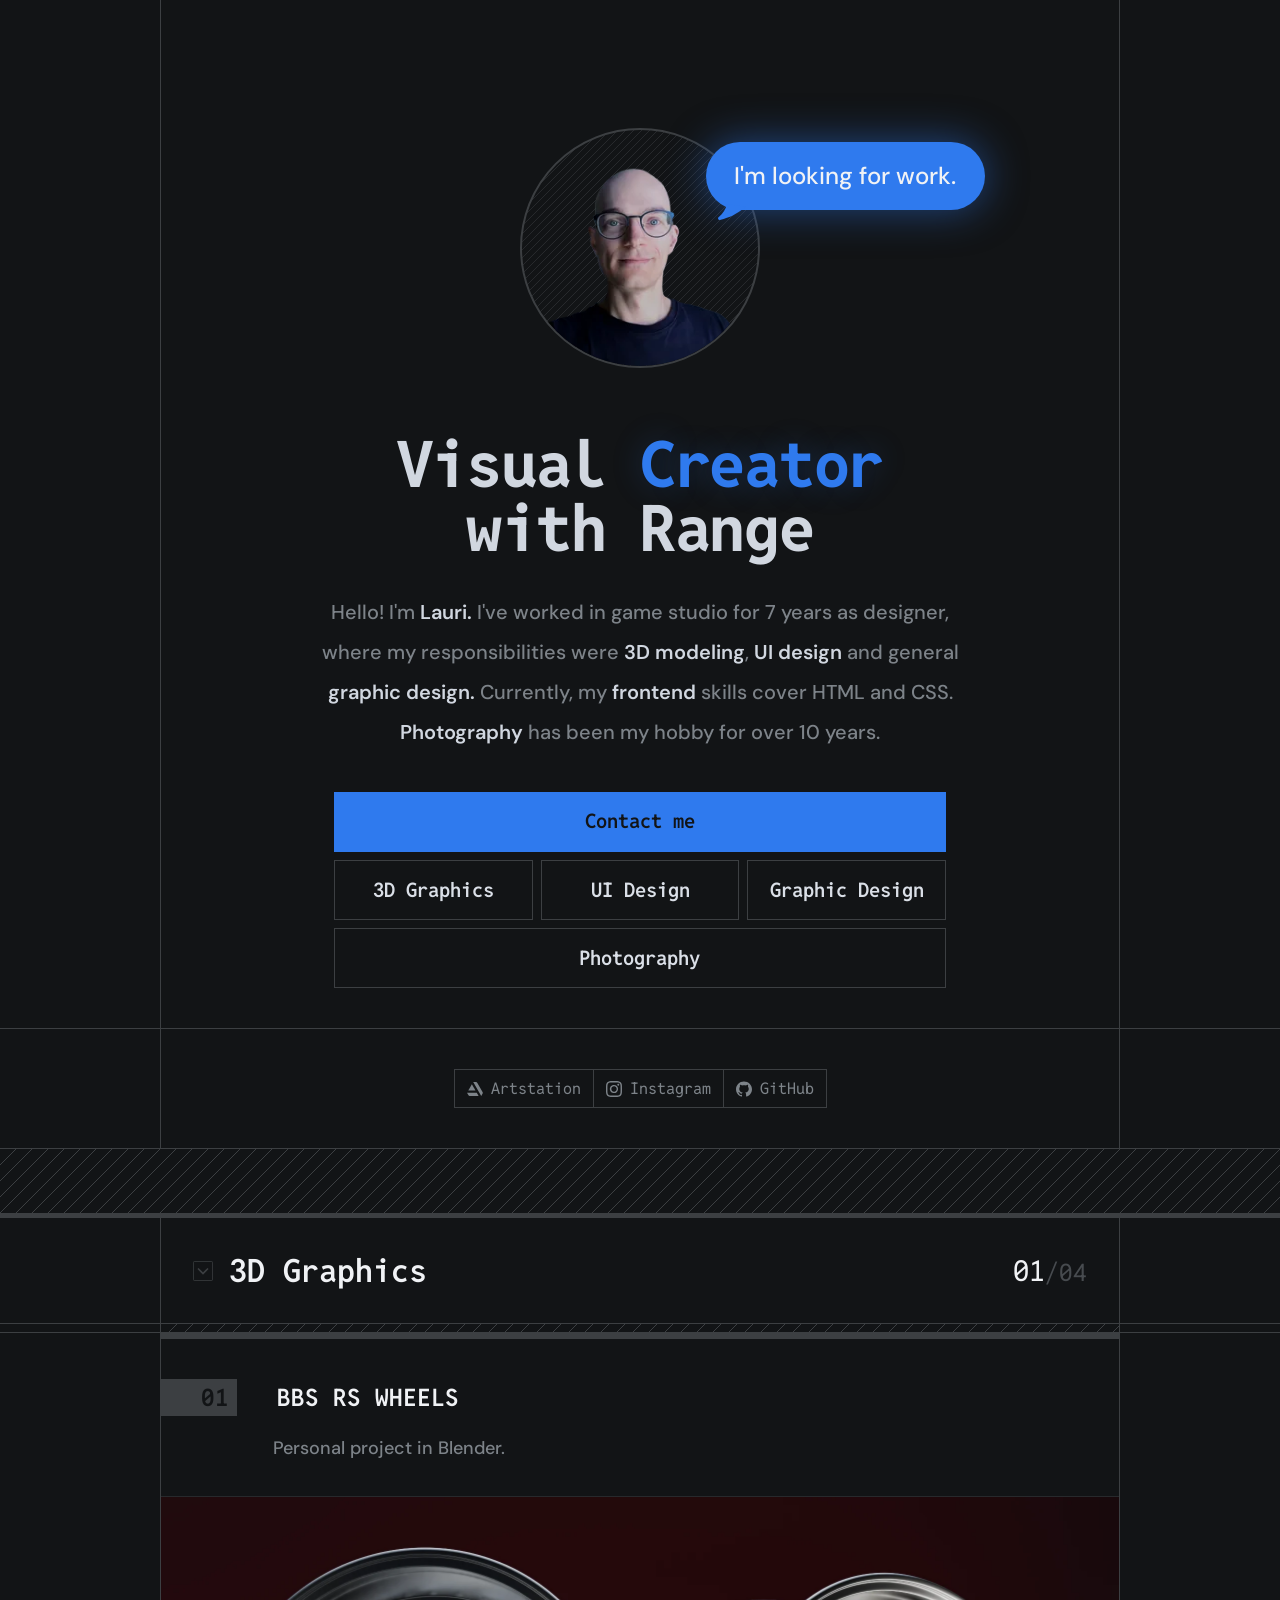
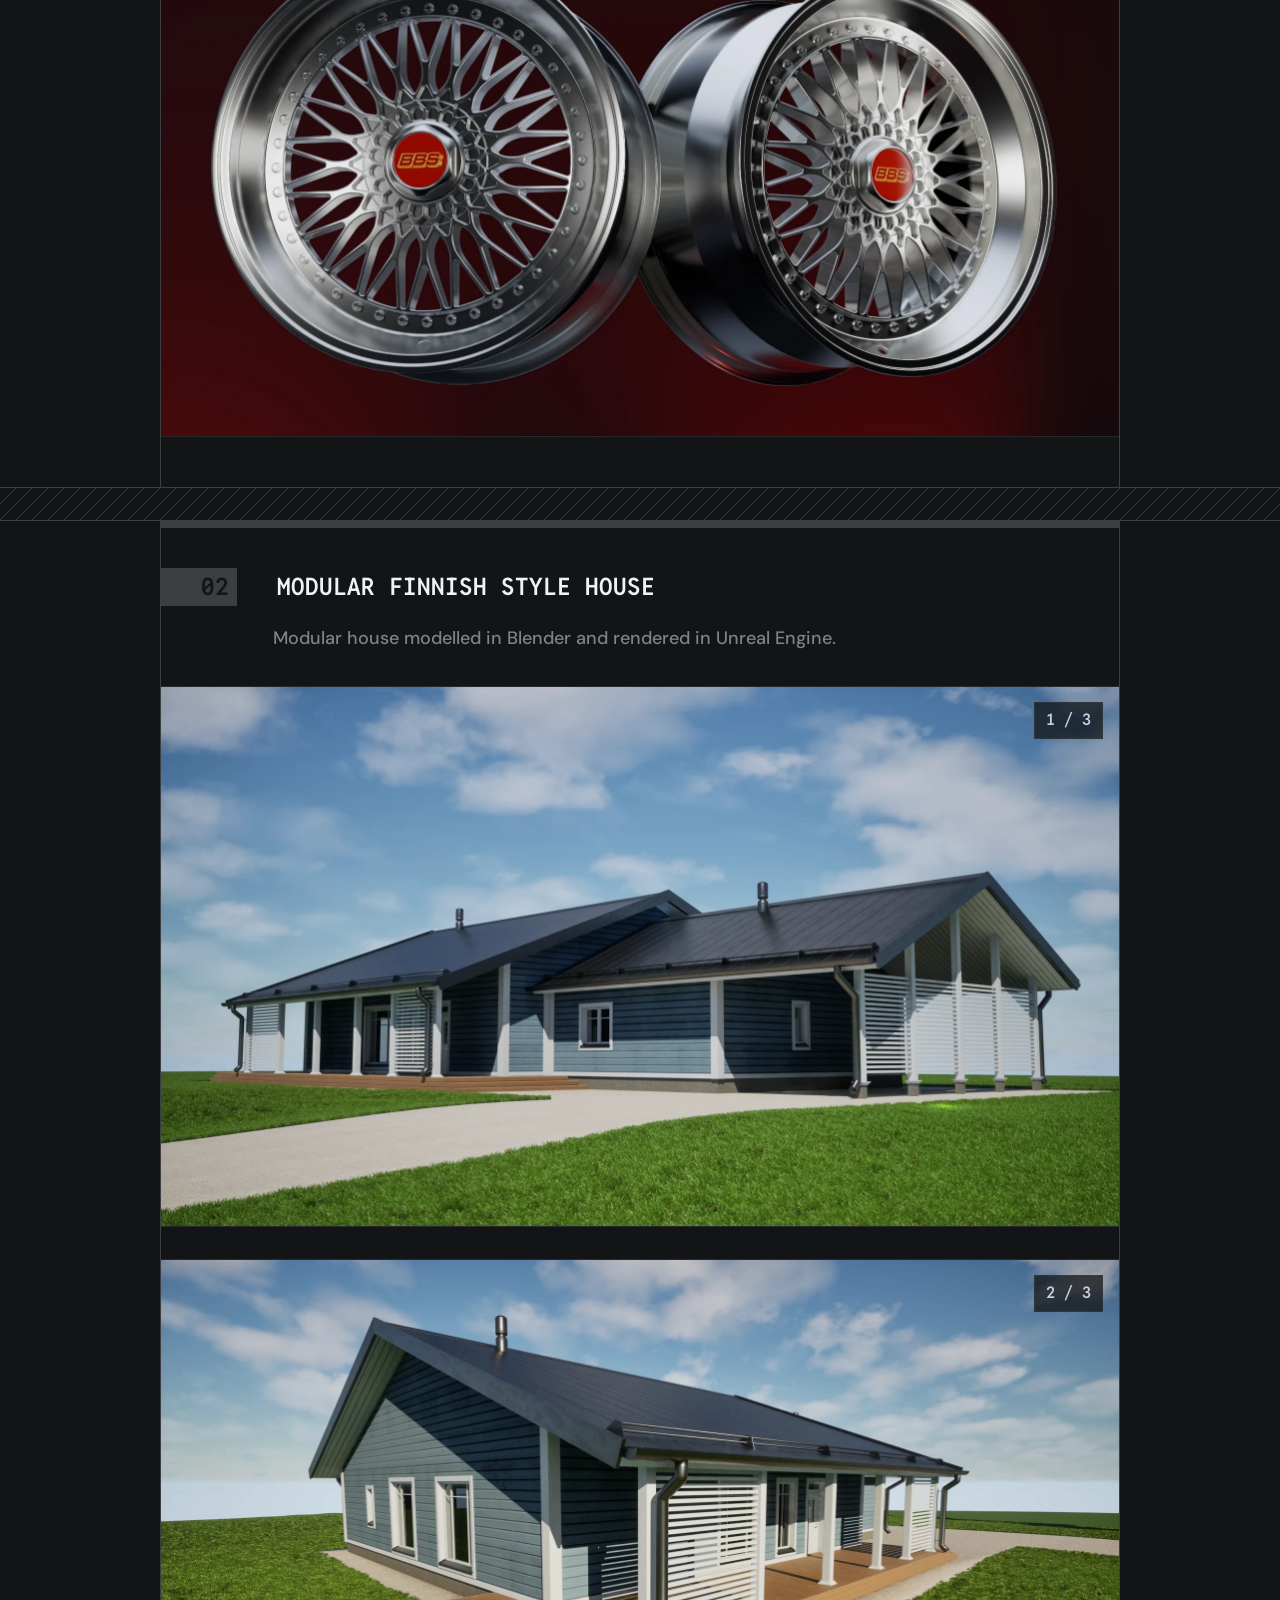
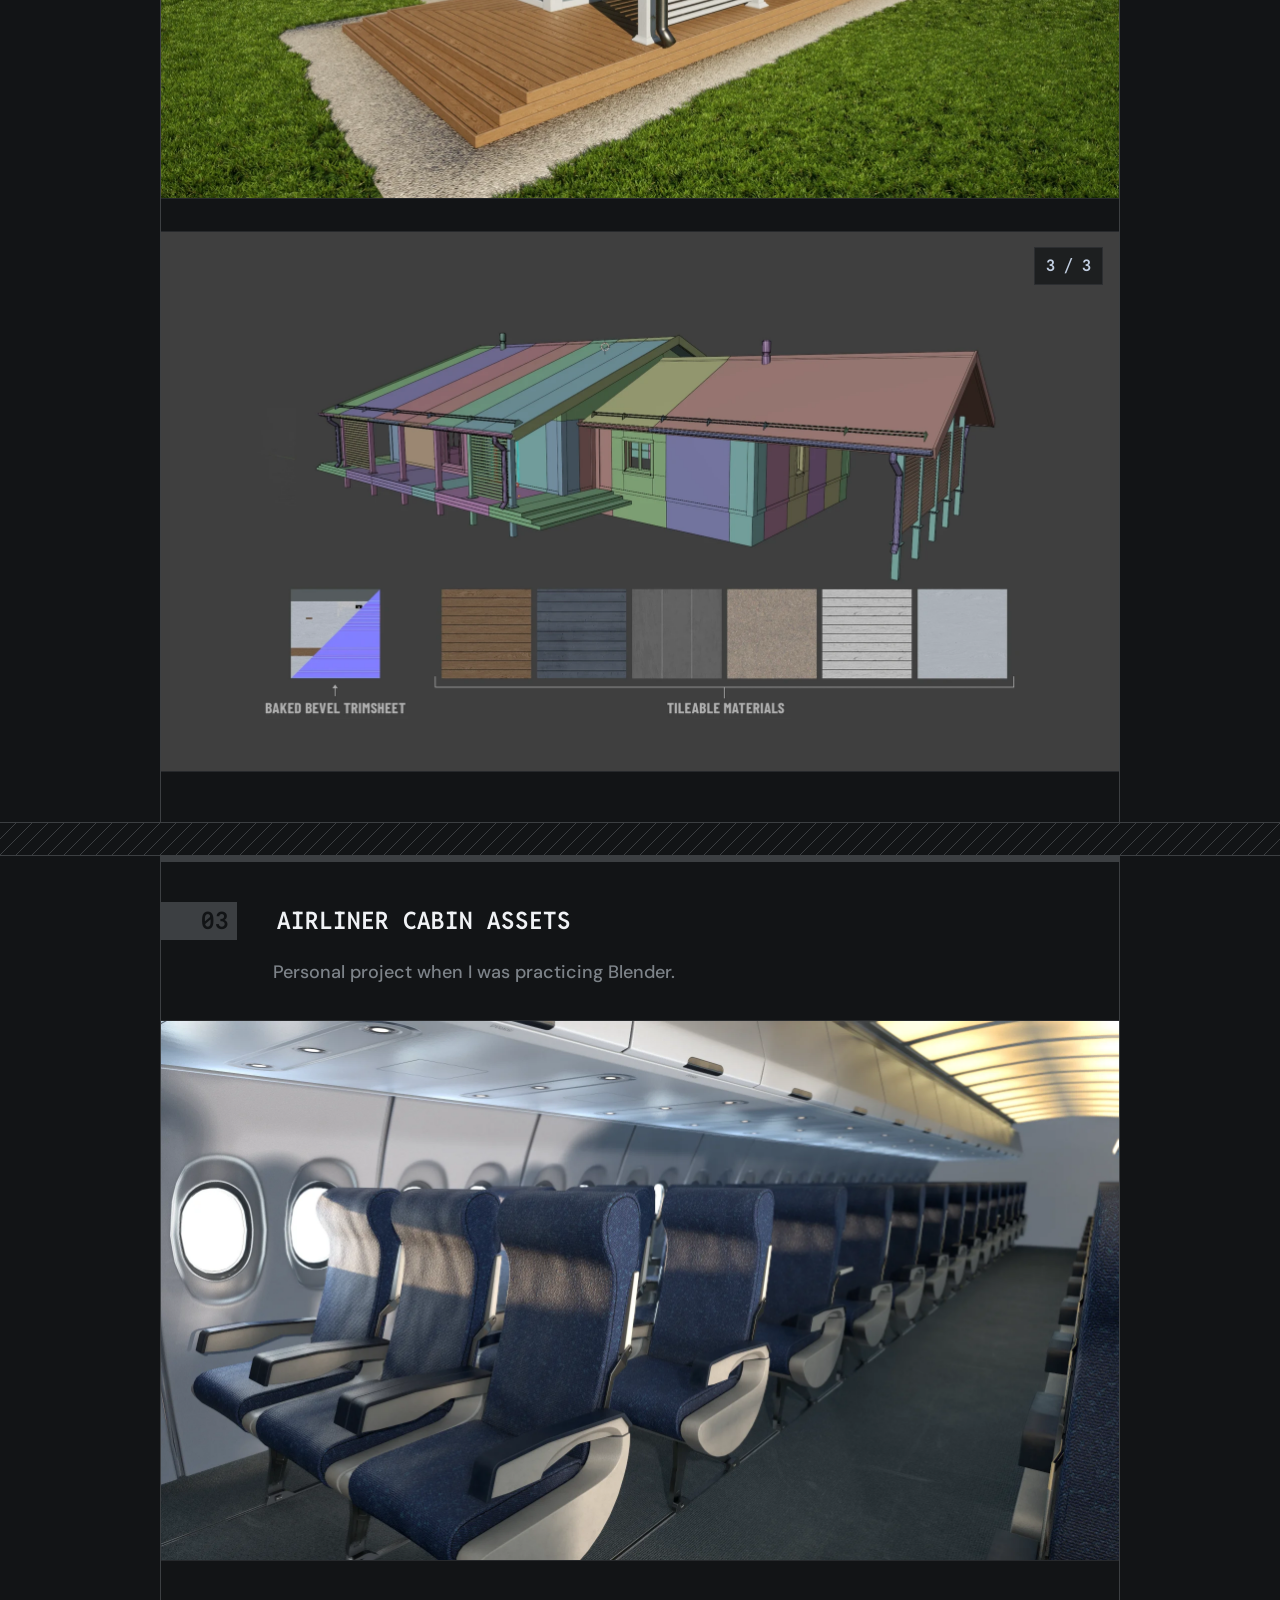
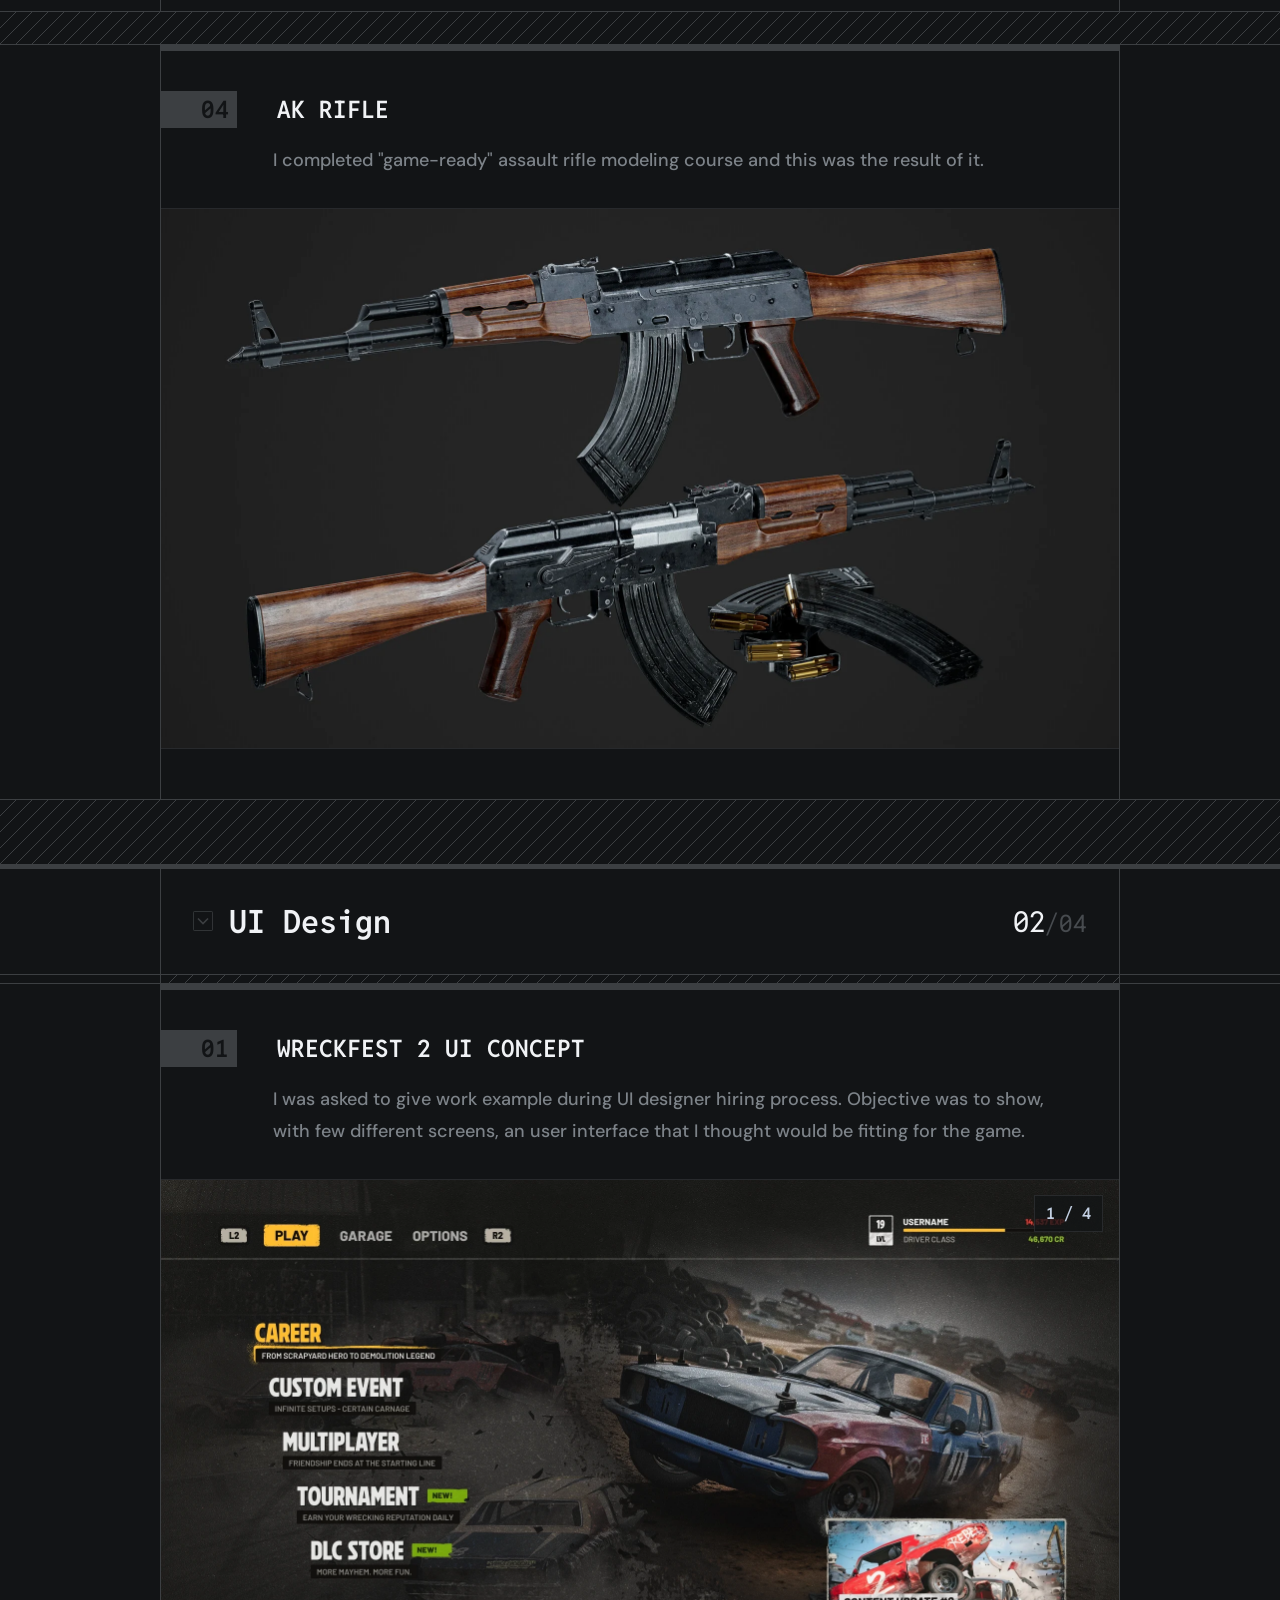
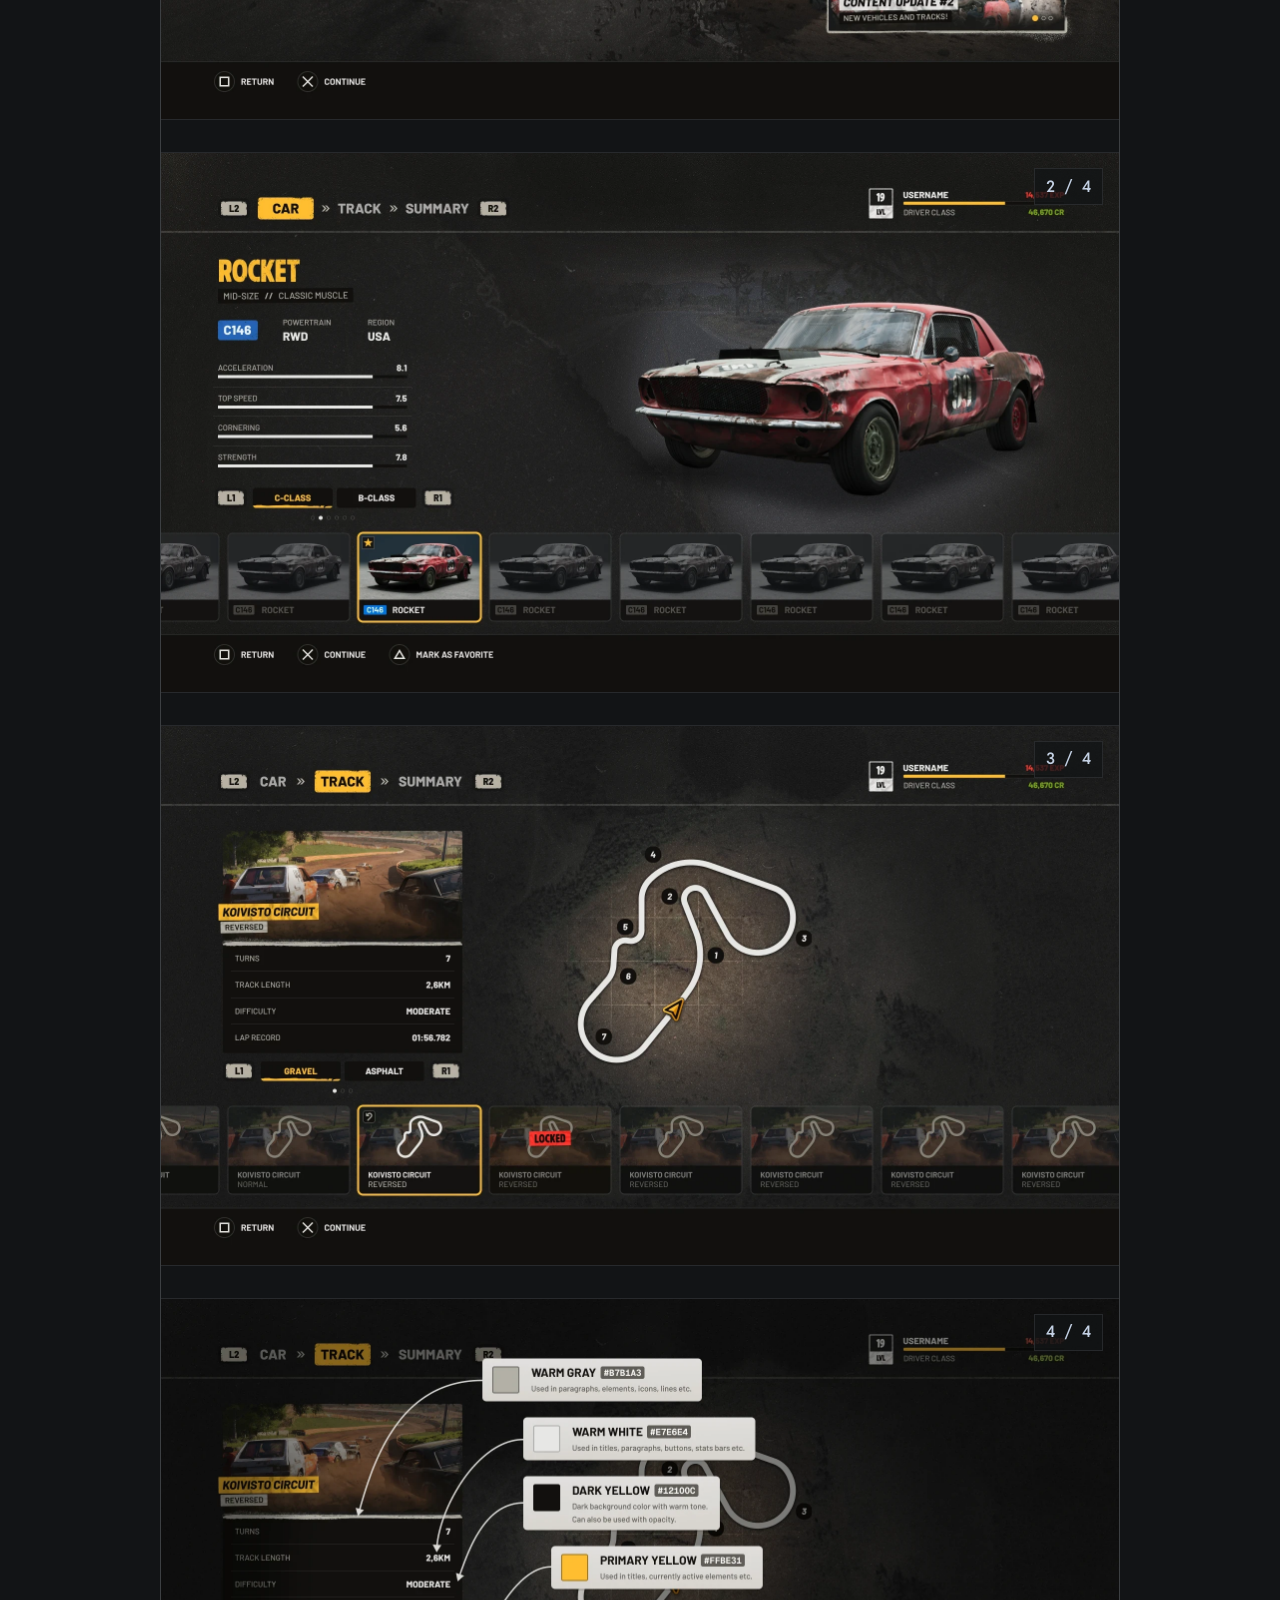
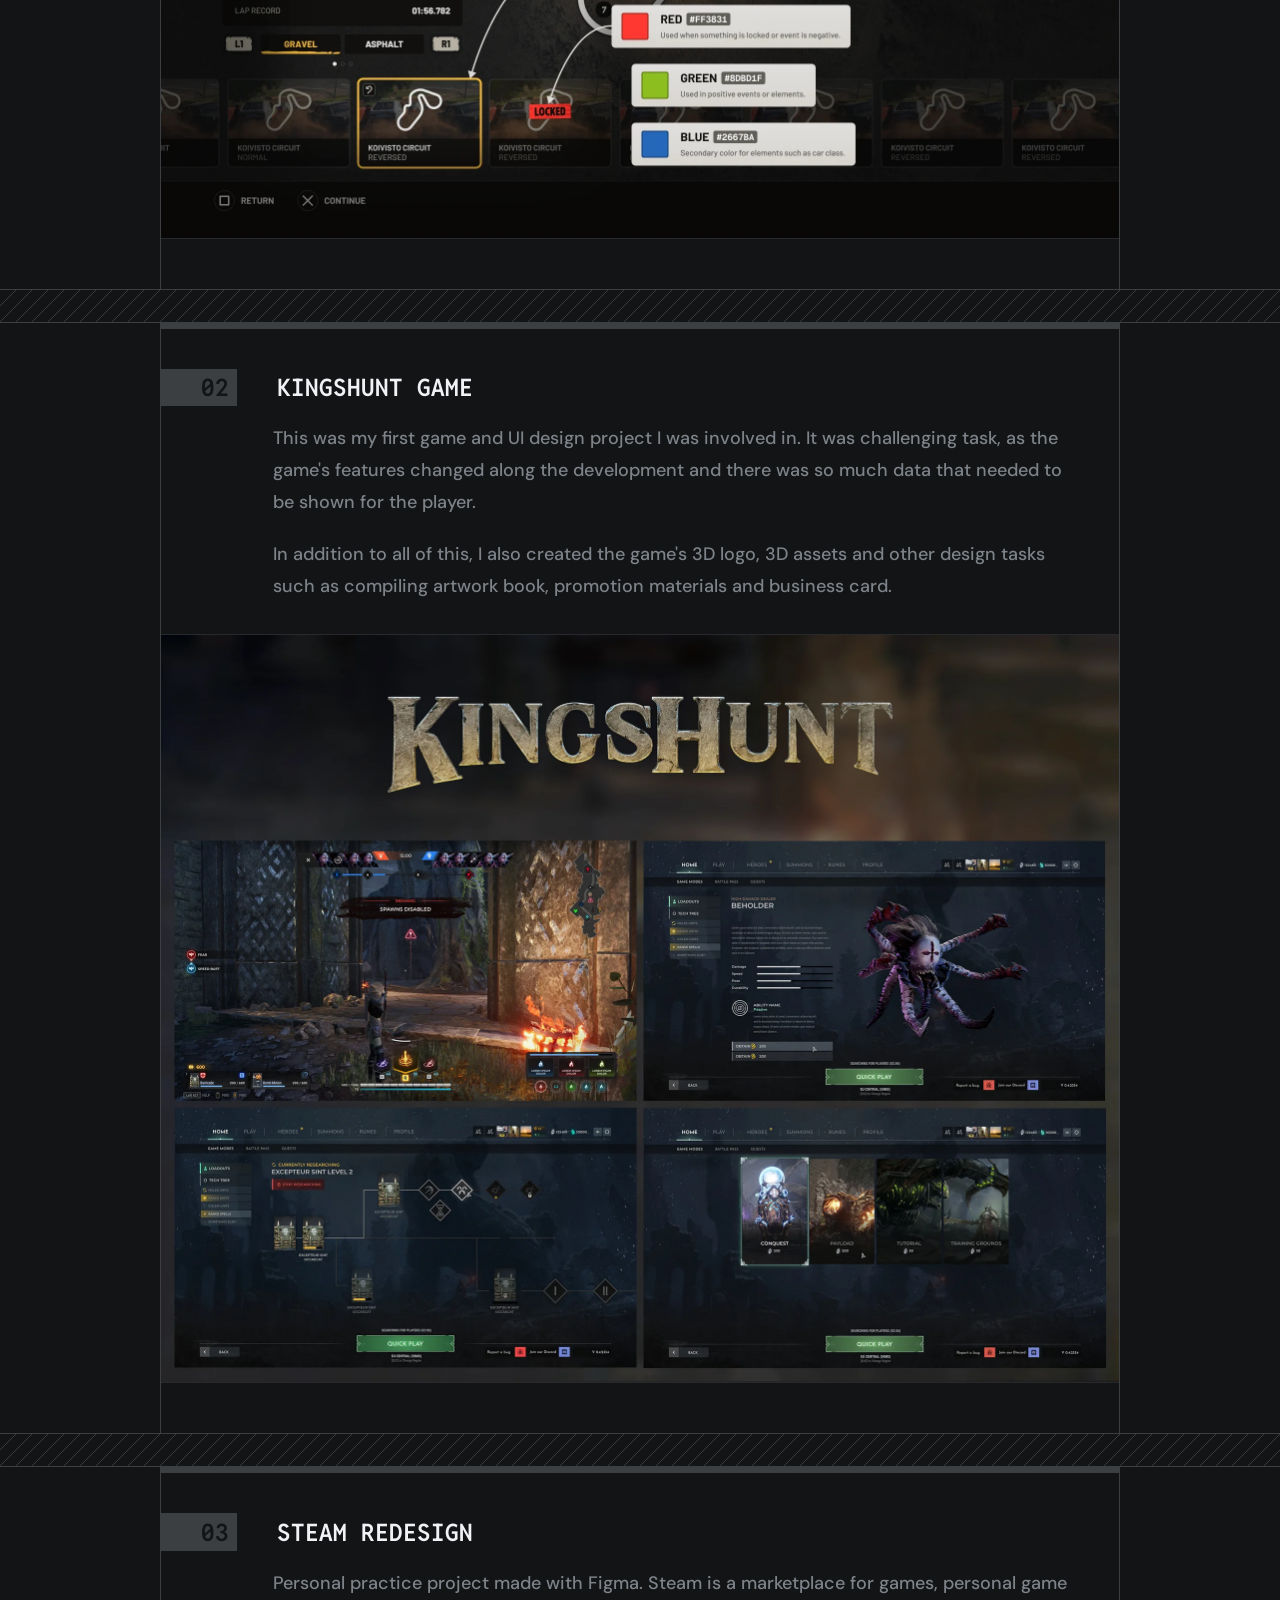
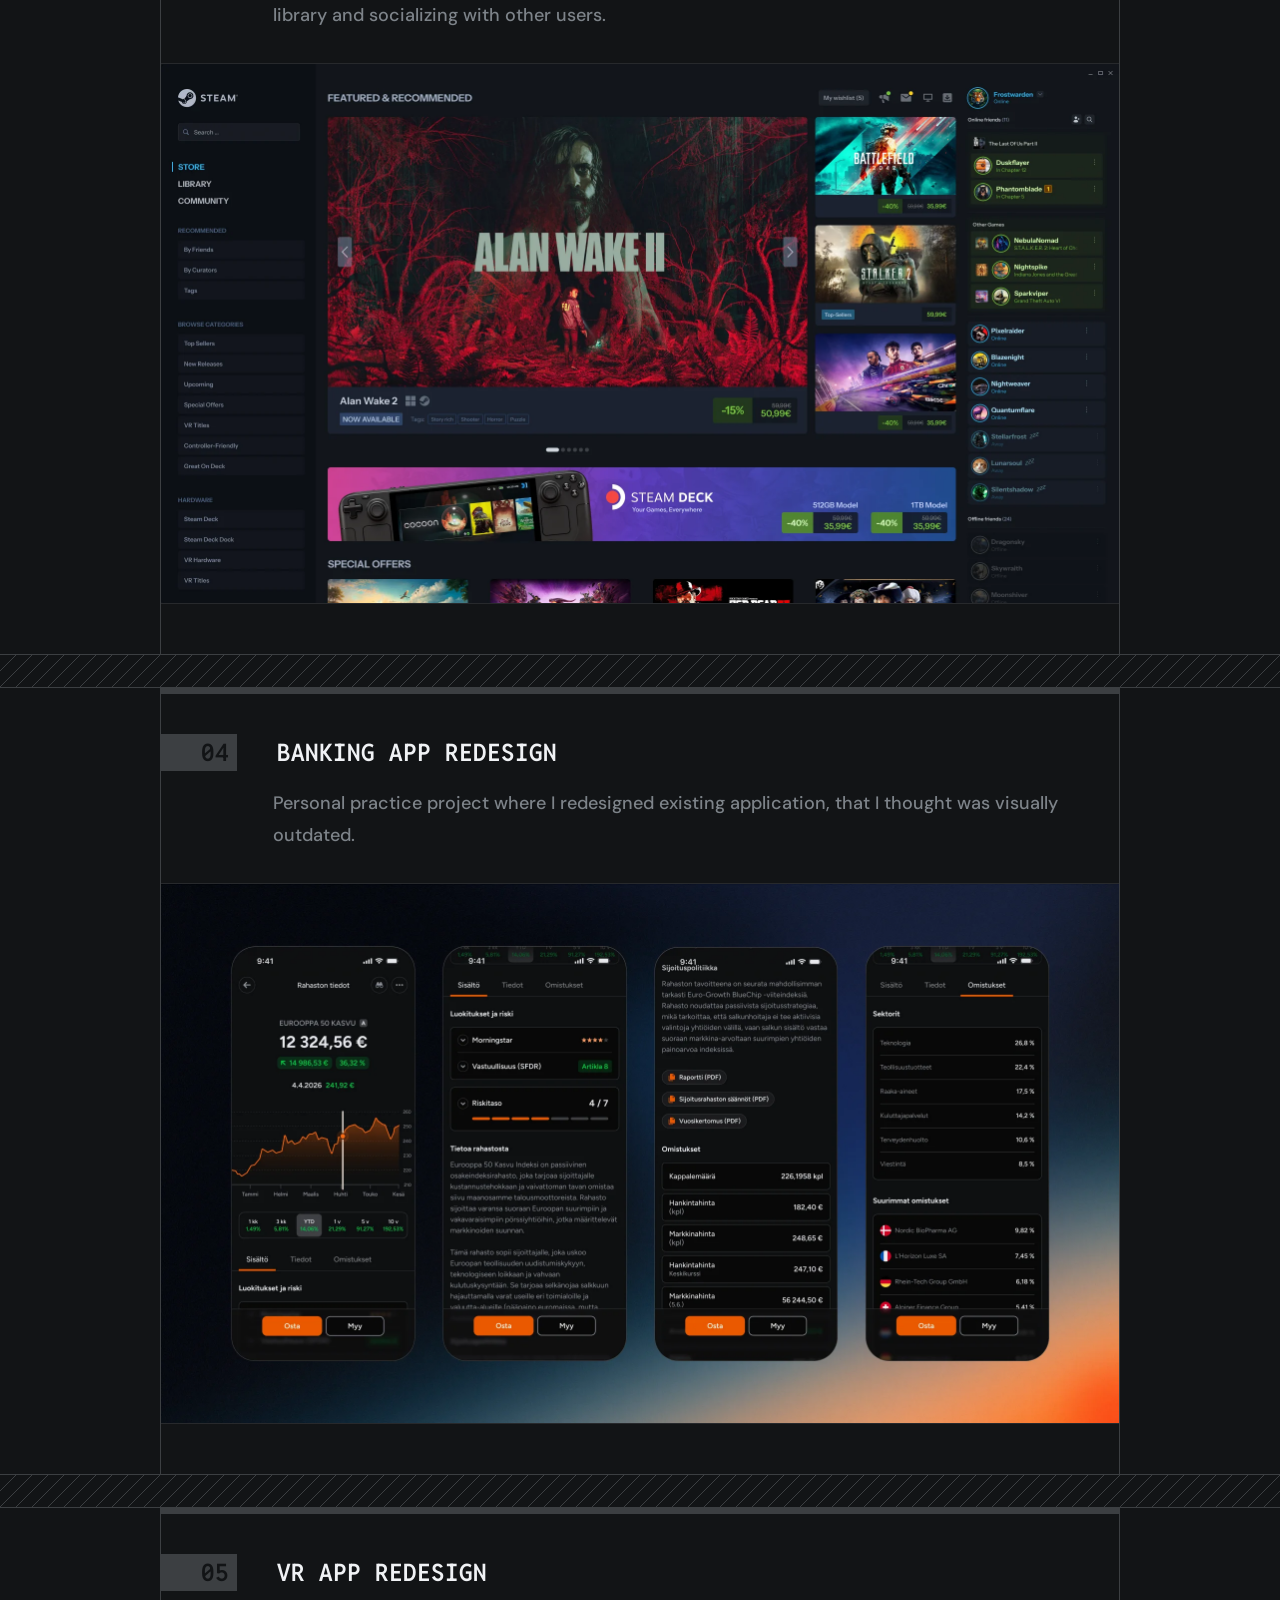
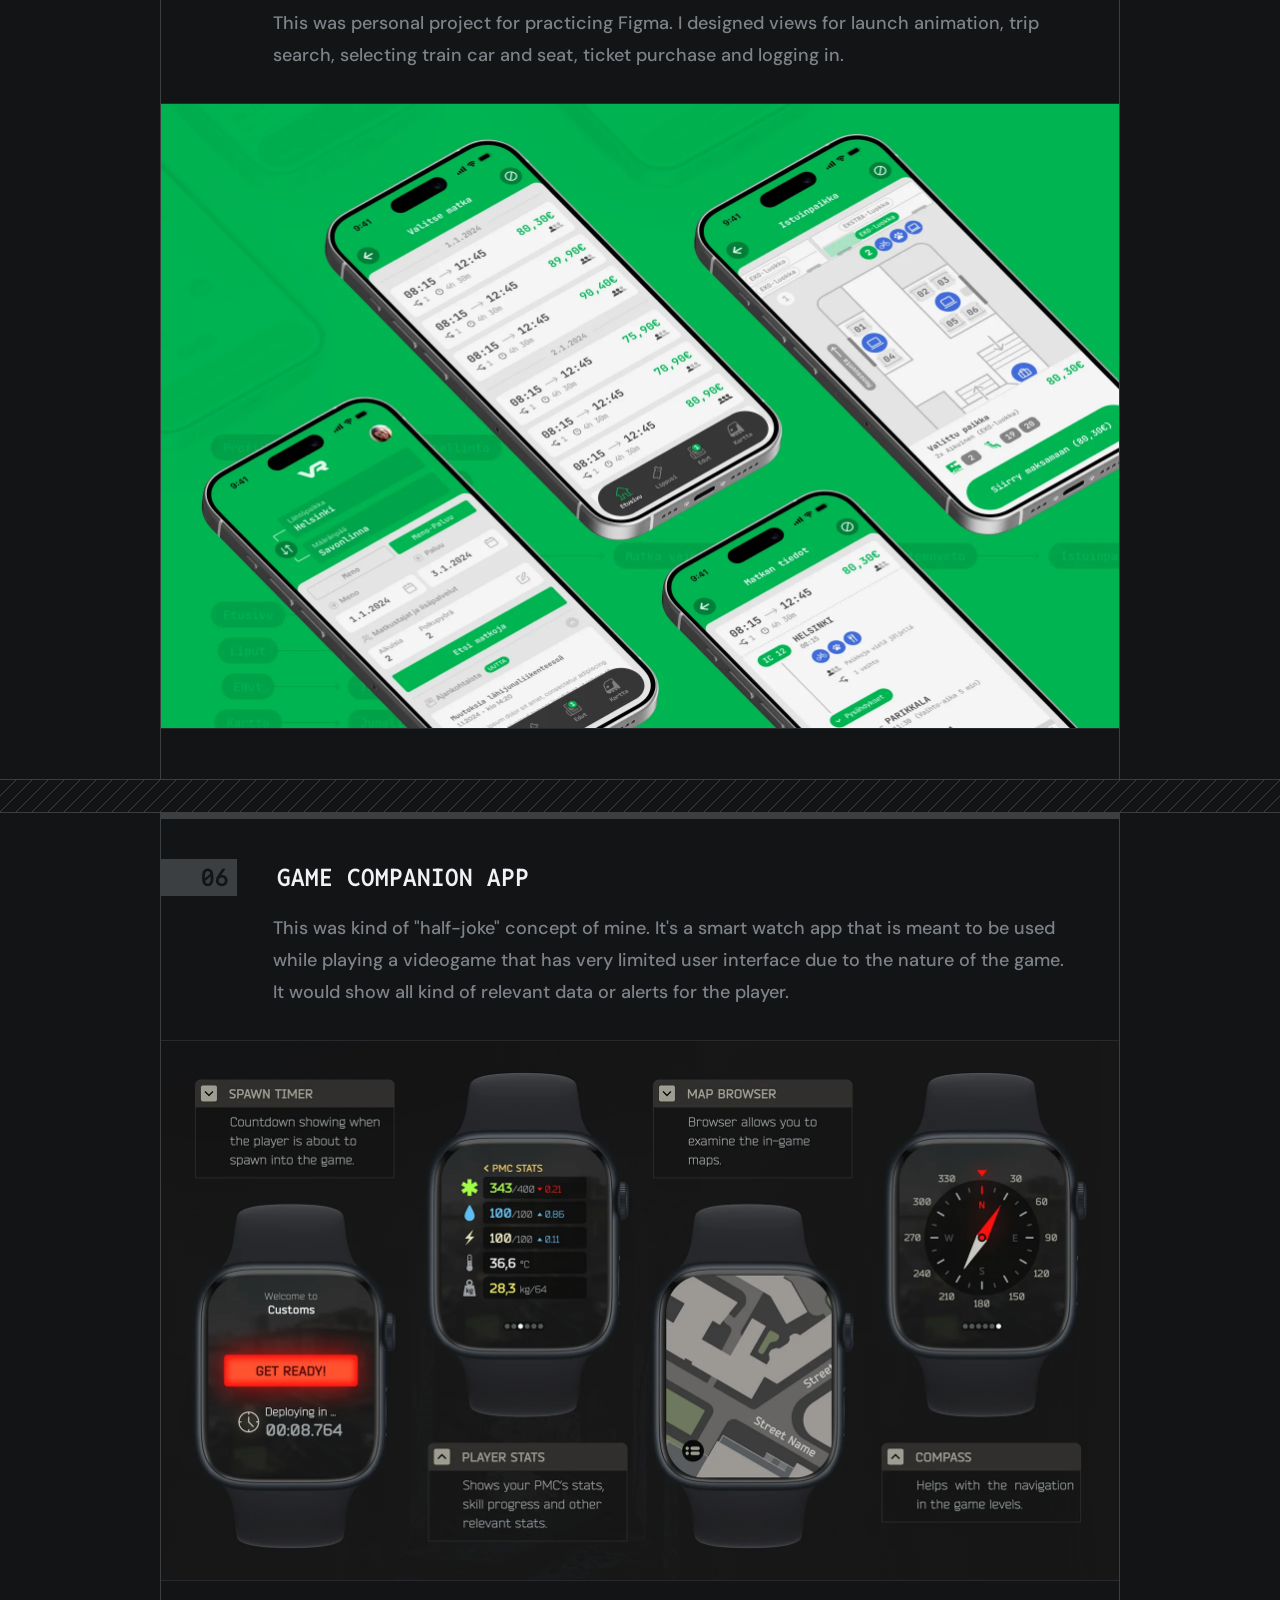
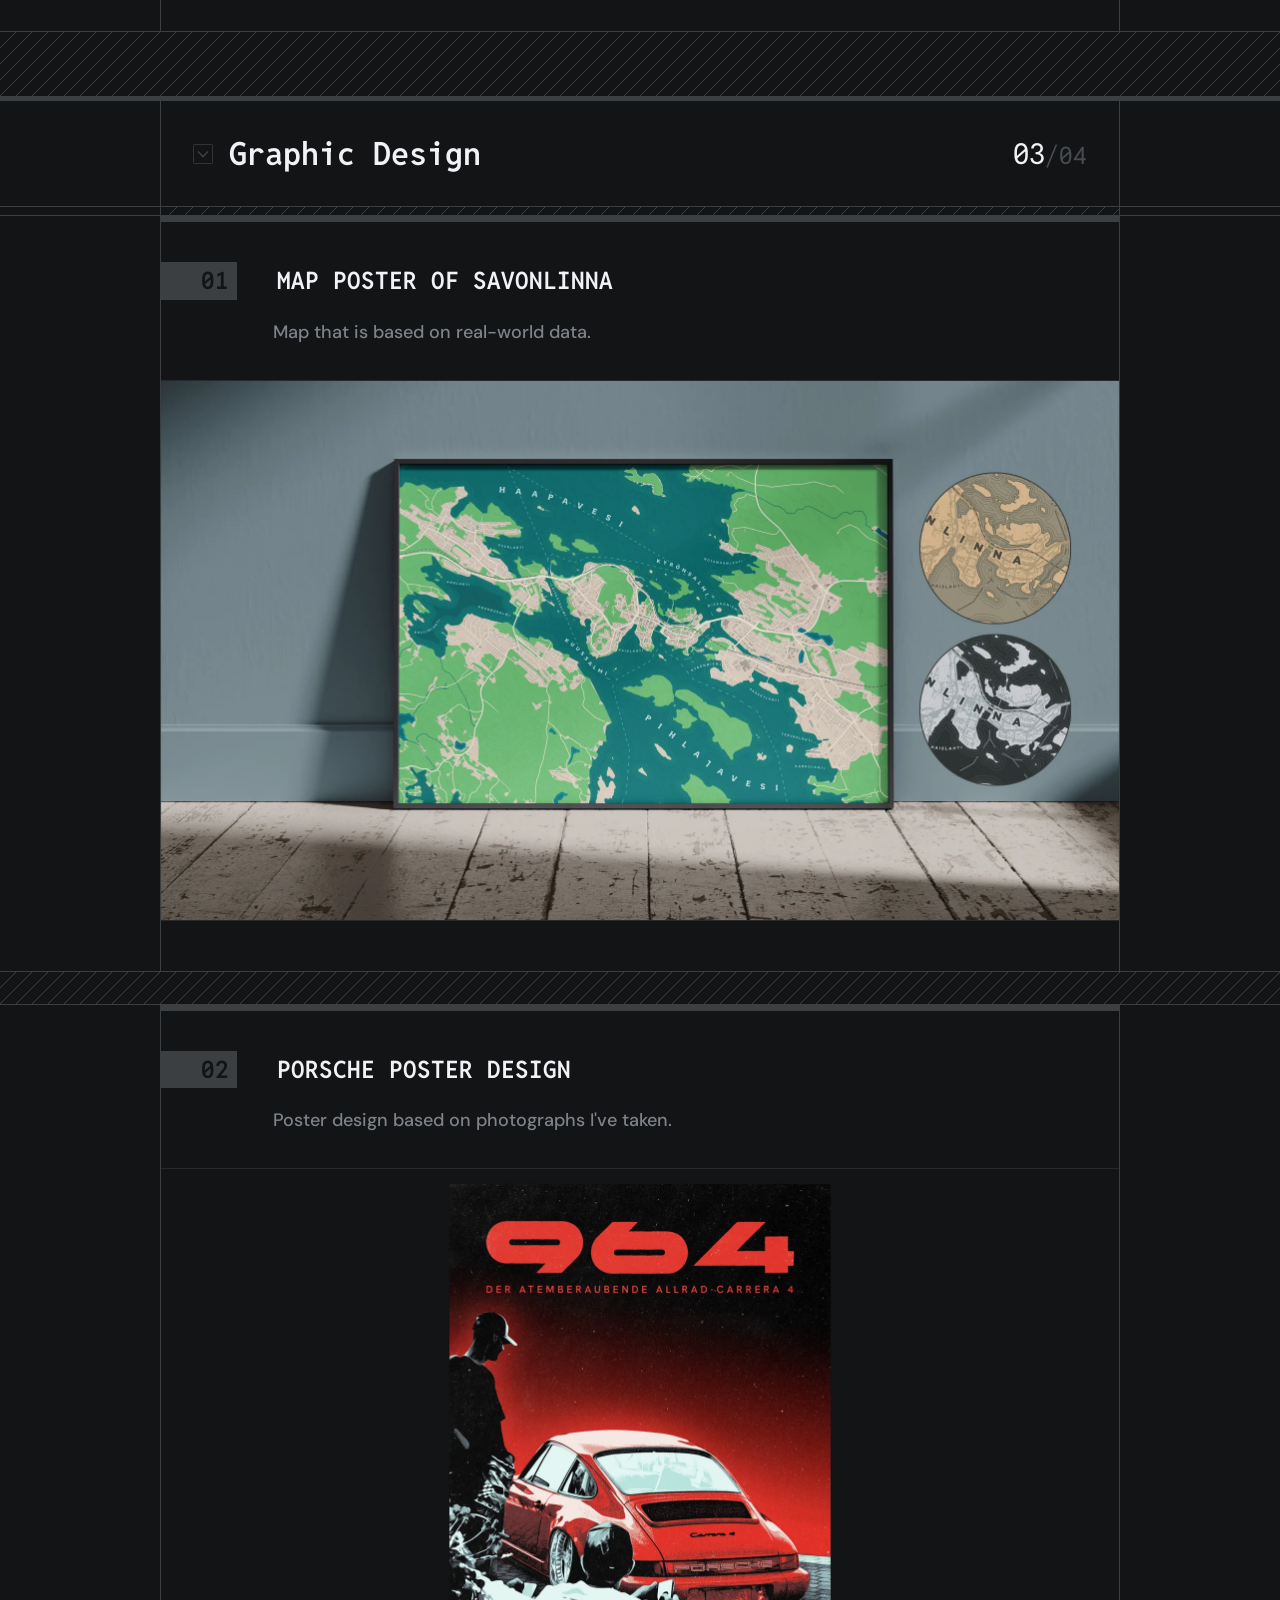
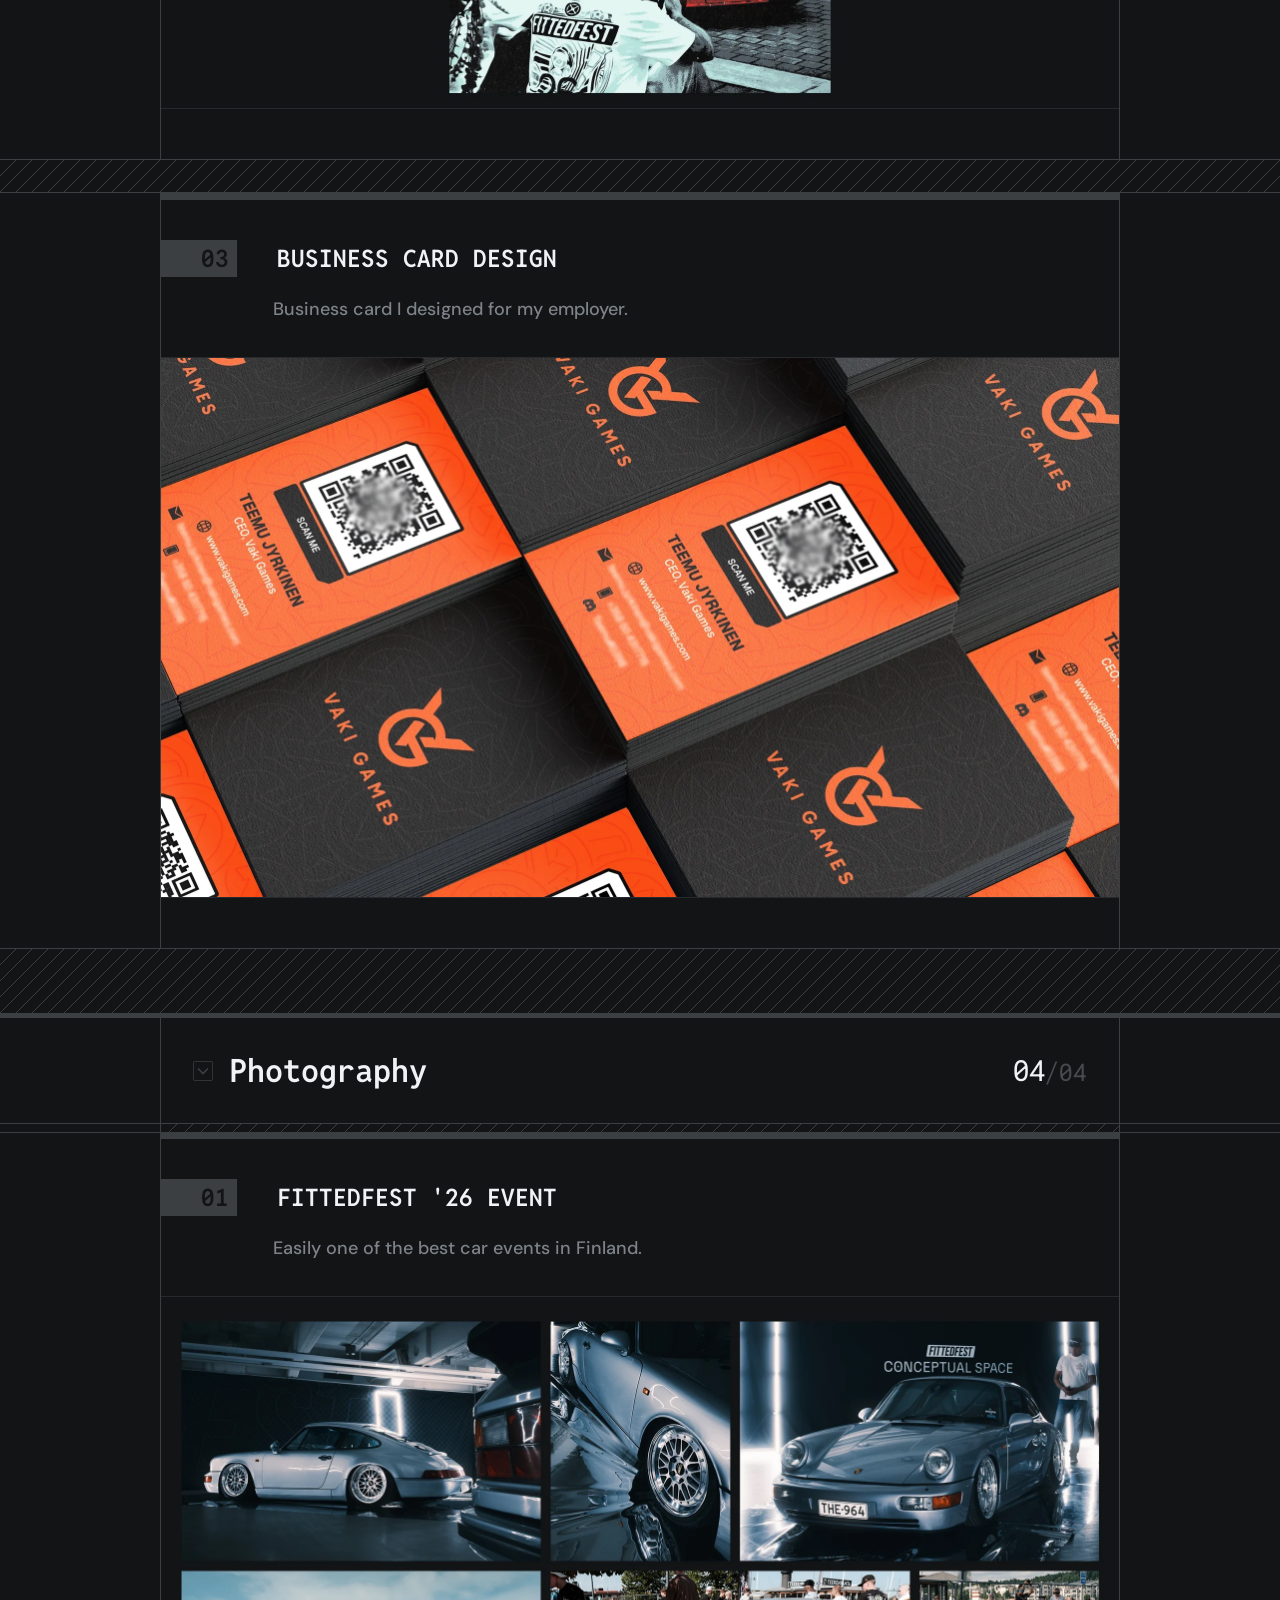
<file: index.html>
<!DOCTYPE html>
<html>
<head>
    <meta name="viewport" content="width=device-width, initial-scale=1.0">
    <link rel="stylesheet" href="styles.css">
</head>
<body>

<header>
    <div class="header-container">
        <nav>
            <button
                class="mobile-menu-toggle"
                type="button"
                aria-label="Open menu"
                aria-controls="site-menu"
                aria-expanded="false"
            >
                <img src="menu.svg" alt="" class="mobile-menu-icon">
            </button>
            <ul class="menu" id="site-menu">
                <li><a class="nav-link" href="#top-container">About</a></li>
                <li><a class="nav-link" href="#3d">3D&nbsp;Graphics</a></li>
                <li><a class="nav-link" href="#ui">UI&nbsp;Design</a></li>
                <li><a class="nav-link" href="#graphics">Graphic&nbsp;Design</a></li>
                <li><a class="nav-link" href="#photography">Photography</a></li>
                <li><a class="nav-contact" href="">Contact&nbsp;Me</a></li>
            </ul>
        </nav>
    </div>
    <div
    class="reading-progress"
    aria-hidden="true"
    >
    <div class="reading-progress__fill"></div>
    </div>
</header>



    <div class="top-container" id="top-container">
        <div class="item">
            <div class="profile-status">
                <img src="omakuva.webp" alt="Portrait" class="profile-status__portrait" />
                <p class="profile-status__message">
                    I'm looking for work.
                    <img src="speech_bubble.svg" alt="" aria-hidden="true" class="profile-status__tail" />
                </p>
            </div>

            <h1>Visual <span class="h1_highlight">Creator</span> with Range</h1>

            <p class="subheader">Hello! I'm <span class="p_highlight white_highlight">Lauri.</span> I've worked in game studio for 7 years as designer,
            where my responsibilities were <span class="p_highlight white_highlight">3D modeling</span>, <span class="p_highlight white_highlight">UI design</span> and general <span class="p_highlight white_highlight">graphic design.</span>
            Currently, my <span class="p_highlight white_highlight">frontend</span> skills cover HTML and CSS.
            <span class="p_highlight white_highlight">Photography</span> has been my hobby for over 10 years.</p>

            <div class="buttons">
                <a class="contact" href="mailto:lauri.tolppa@gmail.com">Contact me</a>
                <div class="row-btns">
                    <a class="type-btn" href="#3d">3D Graphics</a>
                    <a class="type-btn" href="#ui">UI Design</a>
                    <a class="type-btn" href="#graphics">Graphic Design</a>
                    <a class="type-btn" href="#photography">Photography</a>
                </div>
            </div>
        </div>
        </div>
        <div class="horizontal-line"></div>
        <div class="top-container" id="top-container">
        <div class="item">
            <div class="small-row-btns">
                <a class="link" href="https://www.artstation.com/lauritolppa" target="_blank" rel="noopener"><img src="as.svg" alt="My Artstation profile" class="link-icon" />Artstation</a>
                <a class="link" href="https://www.instagram.com/lauritlpa/" target="_blank" rel="noopener"><img src="insta.svg" alt="My Instagram profile" class="link-icon" />Instagram</a>
                <a class="link" href="https://github.com/lauritlpa" target="_blank" rel="noopener"><img src="gh.svg" alt="My Github profile" class="link-icon" />GitHub</a>
            </div>

        </div>

    </div>

    <div class="stripe stripe_height03">
    </div>

    <div class="container">
        <div class="category-item" id="3d">
            <span class="type-header"><img src="arrow_down.svg" alt="" class="type-header_icon" />3D Graphics</span>
            <span class="type-id"><span class="type-id-highlight">01</span>/04</span>
        </div>
    </div>

    <div class="container borders-top-bottom">
        <div class="centered-stripes"></div>
    </div>

    <div class="column-container">
            <div class="work">
                <h3><span class="type-id-small">01</span> BBS RS wheels</h3>
                <p class="work-description">Personal project in Blender.</p>
                <a class="work-thumbnail-link" href="bbsrs1920.webp" target="_blank" rel="noopener">
                    <img src="bbsrs1920.webp" alt="BBS RS Wheels" class="work-thumbnail" />
                </a>
            </div>
    </div>
    <div class="stripe stripe_height02"></div>
    <div class="column-container">
            <div class="horizontal-line"></div>
            <div class="work">
                <h3><span class="type-id-small">02</span> Modular finnish style house</h3>
                <p class="work-description">Modular house modelled in Blender
                    and rendered in Unreal Engine.</p>
                <a class="work-thumbnail-link" href="house-01.webp" target="_blank" rel="noopener">
                    <img src="house-01.webp" alt="Finnish style house" class="work-thumbnail" />
                    <span class="image-count">1 / 3</span>
                </a>
                <a class="work-thumbnail-link" href="house-02.webp" target="_blank" rel="noopener">
                    <img src="house-02.webp" alt="Finnish style house" class="work-thumbnail" />
                    <span class="image-count">2 / 3</span>
                </a>
                <a class="work-thumbnail-link" href="house-03.webp" target="_blank" rel="noopener">
                    <img src="house-03.webp" alt="Finnish style house" class="work-thumbnail" />
                    <span class="image-count">3 / 3</span>
                </a>
            </div>
    </div>
    <div class="stripe stripe_height02"></div>
    <div class="column-container">
            <div class="work">
                <h3><span class="type-id-small">03</span> Airliner cabin assets</h3>
                <p class="work-description">Personal project when I was practicing Blender.</p>
                <a class="work-thumbnail-link" href="cabin.webp" target="_blank" rel="noopener">
                    <img src="cabin.webp" alt="Cabin assets" class="work-thumbnail" />
                </a>
            </div>
    </div>
    <div class="stripe stripe_height02"></div>
    <div class="column-container">
            <div class="work">
                <h3><span class="type-id-small">04</span> AK rifle</h3>
                <p class="work-description">I completed "game-ready" assault rifle modeling course and
                    this was the result of it.</p>
                <a class="work-thumbnail-link" href="ak.webp" target="_blank" rel="noopener">
                    <img src="ak.webp" alt="AK rifle" class="work-thumbnail" />
                </a>
            </div>
    </div>

    <div class="stripe stripe_height03">
    </div>

    <div class="container">
        <div class="category-item" id="ui">
            <span class="type-header"><img src="arrow_down.svg" alt="" class="type-header_icon" />UI Design</span>
            <span class="type-id"><span class="type-id-highlight">02</span>/04</span>
        </div>
    </div>

    <div class="container borders-top-bottom">
        <div class="centered-stripes"></div>
    </div>

    <div class="column-container">
            <div class="work">
                <h3><span class="type-id-small">01</span> Wreckfest 2 UI concept</h3>
                <p class="work-description">I was asked to give work example during UI designer hiring process.
                    Objective was to show, with few different screens, an user interface that I thought would be fitting for the game.</p>
                <a class="work-thumbnail-link" href="wf-01.webp" target="_blank" rel="noopener">
                    <img src="wf-01.webp" alt="Wreckfest UI concept" class="work-thumbnail" />
                    <span class="image-count">1 / 4</span>
                </a>
                <a class="work-thumbnail-link" href="wf-02.webp" target="_blank" rel="noopener">
                    <img src="wf-02.webp" alt="Wreckfest UI concept" class="work-thumbnail" />
                    <span class="image-count">2 / 4</span>
                </a>
                <a class="work-thumbnail-link" href="wf-03.webp" target="_blank" rel="noopener">
                    <img src="wf-03.webp" alt="Wreckfest UI concept" class="work-thumbnail" />
                    <span class="image-count">3 / 4</span>
                </a>
                <a class="work-thumbnail-link" href="wf-04.webp" target="_blank" rel="noopener">
                    <img src="wf-04.webp" alt="Wreckfest UI concept" class="work-thumbnail" />
                    <span class="image-count">4 / 4</span>
                </a>
            </div>
    </div>

    <div class="stripe stripe_height02"></div>

    <div class="column-container">
            <div class="work">
                <h3><span class="type-id-small">02</span> Kingshunt game</h3>
                <p class="work-description">This was my first game and UI design project I was involved in.
                It was challenging task, as the game's features changed along the development and
                there was so much data that needed to be shown for the player.</p>

                <p class="work-description">In addition to all of this, I also created the game's 3D logo,
                3D assets and other design tasks such as compiling artwork book, promotion materials
                and business card.</p>
                <a class="work-thumbnail-link" href="kh.webp" target="_blank" rel="noopener">
                    <img src="kh.webp" alt="Wreckfest UI concept" class="work-thumbnail" />
                </a>
            </div>
    </div>

    <div class="stripe stripe_height02"></div>

    <div class="column-container">
            <div class="work">
                <h3><span class="type-id-small">03</span> Steam redesign</h3>
                <p class="work-description">Personal practice project made with Figma. Steam is a marketplace for
                    games, personal game library and socializing with other users.
                </p>
                <a class="work-thumbnail-link" href="steam01.webp" target="_blank" rel="noopener">
                    <img src="steam01.webp" alt="Steam redesign" class="work-thumbnail" />
                </a>
            </div>
    </div>

    <div class="stripe stripe_height02"></div>

    <div class="column-container">
            <div class="work">
                <h3><span class="type-id-small">04</span> Banking app redesign</h3>
                <p class="work-description">Personal practice project where I redesigned existing application,
                    that I thought was visually outdated.
                </p>
                <a class="work-thumbnail-link" href="op.webp" target="_blank" rel="noopener">
                    <img src="op.webp" alt="Banking app redesign" class="work-thumbnail" />
                </a>
            </div>
    </div>

    <div class="stripe stripe_height02"></div>

    <div class="column-container">
            <div class="work">
                <h3><span class="type-id-small">05</span> VR app redesign</h3>
                <p class="work-description">This was personal project for practicing Figma.
                    I designed views for launch animation, trip search, selecting train car and seat,
                    ticket purchase and logging in.</p>
                <a class="work-thumbnail-link" href="vr_app01.webp" target="_blank" rel="noopener">
                    <img src="vr_app01.webp" alt="Wreckfest UI concept" class="work-thumbnail" />
                </a>
            </div>
    </div>

    <div class="stripe stripe_height02"></div>

    <div class="column-container">
            <div class="work">
                <h3><span class="type-id-small">06</span> Game companion app</h3>
                <p class="work-description">This was kind of "half-joke" concept of mine. It's a smart watch app that is meant to be used
                    while playing a videogame that has very limited user interface due to the nature of the game.
                    It would show all kind of relevant data or alerts for the player.</p>
                <a class="work-thumbnail-link" href="watchapp01.webp" target="_blank" rel="noopener">
                    <img src="watchapp01.webp" alt="Game companion app" class="work-thumbnail" />
                </a>
                </a>
            </div>
    </div>


    <div class="stripe stripe_height03">
    </div>

    <div class="container">
        <div class="category-item" id="graphics">
            <span class="type-header"><img src="arrow_down.svg" alt="" class="type-header_icon" />Graphic Design</span>
            <span class="type-id"><span class="type-id-highlight">03</span>/04</span>
        </div>
    </div>

    <div class="container borders-top-bottom">
        <div class="centered-stripes"></div>
    </div>

    <div class="column-container">
            <div class="work">
                <h3><span class="type-id-small">01</span> Map poster of Savonlinna</h3>
                <p class="work-description">Map that is based on real-world data.</p>
                <a class="work-thumbnail-link" href="map01.webp" target="_blank" rel="noopener">
                    <img src="map01.webp" alt="Map poster of Savonlinna" class="work-thumbnail" />
                </a>
            </div>
    </div>

    <div class="stripe stripe_height02"></div>

    <div class="column-container">
            <div class="work">
                <h3><span class="type-id-small">02</span> Porsche poster design</h3>
                <p class="work-description">Poster design based on photographs I've taken.</p>
                <a class="work-thumbnail-link" href="porsche.webp" target="_blank" rel="noopener">
                    <img src="porsche.webp" alt="Porsche poster" class="work-thumbnail" />
                </a>
            </div>
    </div>

    <div class="stripe stripe_height02">
    </div>

    <div class="column-container">
            <div class="horizontal-line"></div>
            <div class="work">
                <h3><span class="type-id-small">03</span> Business card design</h3>
                <p class="work-description">Business card I designed for my employer.</p>
                <a class="work-thumbnail-link" href="bc.webp" target="_blank" rel="noopener">
                    <img src="bc.webp" alt="Business card" class="work-thumbnail" />
                </a>
            </div>
    </div>

    <div class="stripe stripe_height03">
    </div>

    <div class="container">
        <div class="category-item" id="photography">
            <span class="type-header"><img src="arrow_down.svg" alt="" class="type-header_icon" />Photography</span>
            <span class="type-id"><span class="type-id-highlight">04</span>/04</span>
        </div>
    </div>

    <div class="container borders-top-bottom">
        <div class="centered-stripes"></div>
    </div>

    <div class="column-container">
            <div class="work">
                <h3><span class="type-id-small">01</span> Fittedfest '26 event</h3>
                <p class="work-description">Easily one of the best car events in Finland.</p>
                <a class="work-thumbnail-link" href="photos01.webp" target="_blank" rel="noopener">
                    <img src="photos01.webp" alt="Car event" class="work-thumbnail" />
                </a>
            </div>
    </div>

    <div class="stripe stripe_height02">
        <p class="end-of-line">End of line</p>
    </div>


    <div class="footer-container">
        <div class="footer" id="footer">
            <div class="footer-content">
                <p class="bold-p">Contact</p>
                <a href="mailto:lauri.tolppa@gmail.com">lauri.tolppa@gmail.com</a>
            </div>
            <div class="footer-note">
                <span class="small-note">I made this portfolio</span>
            </div>
        </div>
    </div>
    <div class="footer-container top-border footer-spacer">
        <div class="footer extra-height01">
        </div>
    </div>

    </div>

<script>
    const progressBar = document.querySelector(".reading-progress");
    const progressFill = document.querySelector(".reading-progress__fill");

    // Connect this script to the header's hamburger button and navigation list.
    // The CSS class selects the button; the # selector selects the list by its HTML id.
    // Keeping these elements in variables lets the code below change them.
    const menuToggle = document.querySelector(".mobile-menu-toggle");
    const menu = document.querySelector("#site-menu");

    // Reuse these steps whenever the navigation list needs to close.
    function closeMenu() {
        // The CSS shows the list only when it has this class, so removing it hides the list.
        menu.classList.remove("menu-is-open");
        // Keep the button's accessible state and label consistent with the hidden list.
        menuToggle.setAttribute("aria-expanded", "false");
        menuToggle.setAttribute("aria-label", "Open menu");
    }

    // Wait for a click on the header's hamburger button, then run the function below.
    menuToggle.addEventListener("click", () => {
        // In styles.css, this class makes the navigation list visible.
        // toggle() adds the class if absent or removes it if present, and reports the new state.
        const isOpen = menu.classList.toggle("menu-is-open");

        // Update the button's accessibility attributes to match the list's new state.
        // String(isOpen) converts true/false to the text required by the HTML attribute.
        menuToggle.setAttribute("aria-expanded", String(isOpen));
        menuToggle.setAttribute(
            "aria-label",
            isOpen ? "Close menu" : "Open menu"
        );
    });

    // Find every link inside the navigation list and make each one close the list when clicked.
    // forEach() repeats the listener setup for each link found.
    menu.querySelectorAll("a").forEach((link) => {
        link.addEventListener("click", closeMenu);
    });

    // Listen for keyboard input anywhere on the page so Escape can close the navigation list.
    document.addEventListener("keydown", (event) => {
        // The event object describes the key press; only act when its key is Escape.
        if (event.key === "Escape") {
            closeMenu();
        }
    });

    // Watch the same 830px width threshold used for the mobile menu styles in styles.css.
    // When the viewport starts matching "830px or wider", close the list in case it was open.
    window.matchMedia("(min-width: 830px)").addEventListener("change", (event) => {
        if (event.matches) {
            closeMenu();
        }
    });

    //  Step 1: Grab the elements we need to work with from the DOM (the web page).
    //  document.querySelector finds the very first element that matches the CSS selector you give it.
    const header = document.querySelector('header');
    const topContainer = document.querySelector('#top-container');

    //  Step 2: Safety first! Always check if the elements actually exist.
    //  If this script runs on a page that doesn't have a #top-container, topContainer will be 'null'.
    //  Wrapping our logic in this 'if' statement prevents annoying "Cannot read properties of null" errors.
    if (header && topContainer) {

    //  Step 3: Set up the Intersection Observer.
    //  Think of the IntersectionObserver as a highly efficient sensor that watches an element.
    //  Older websites used `window.addEventListener('scroll', ...)`, which runs calculations
    //  dozens of times a second as you scroll—causing lag. The Observer only runs your code
    //  EXACTLY when the element enters or leaves the screen. It's much better for performance.
    const observer = new IntersectionObserver((entries) => {

        // The observer can watch multiple elements at once, so it hands us an array called 'entries'.
        // Even though we are only watching one element, we still need to loop through the array.
        entries.forEach(entry => {


        //  'entry.isIntersecting' is a boolean (true or false).
        //  - true: The element is currently visible on the screen (even just 1 pixel of it).
        //  - false: The element has completely left the screen.
        if (!entry.isIntersecting) {
            // The top container is GONE. The user scrolled completely past it.
            // We add the CSS class that triggers the CSS transition we wrote earlier.
            header.classList.add('is-visible');
        } else {
            // The top container is BACK on screen. The user scrolled back up.
            // We remove the class, and the CSS transition smoothly hides the header again.
            header.classList.remove('is-visible');
        }

        });
    }, {

    //  Options object for the observer.
    //  'threshold' dictates how much of the element needs to be visible to trigger the code.
    //  threshold: 0 means "trigger the exact millisecond 0% of the target is visible" (when it completely leaves).
    //  If we set it to 1, it would trigger when 100% of the target is visible.
        threshold: 0
    });


    //  Step 4: Tell our observer which element to actually point its "sensor" at.
    //  We configured the observer above, but without this line, it just sits there doing nothing.
    observer.observe(topContainer);

    } else {
    // A helpful fallback message for the console in case the HTML gets changed later.
    console.log("Could not initialize header observer: Header or #top-container is missing.");
    }

    function updateReadingProgress() {
        const scrollableHeight =
            document.documentElement.scrollHeight - window.innerHeight;

        const progress = scrollableHeight > 0
            ? (window.scrollY / scrollableHeight) * 100
            : 0;

        progressFill.style.width = `${progress}%`;
        progressBar.setAttribute("aria-valuenow", Math.round(progress));
    }

    window.addEventListener("scroll", updateReadingProgress, { passive: true });
    window.addEventListener("resize", updateReadingProgress);
    updateReadingProgress();

</script>
</body>
</html>
</file>
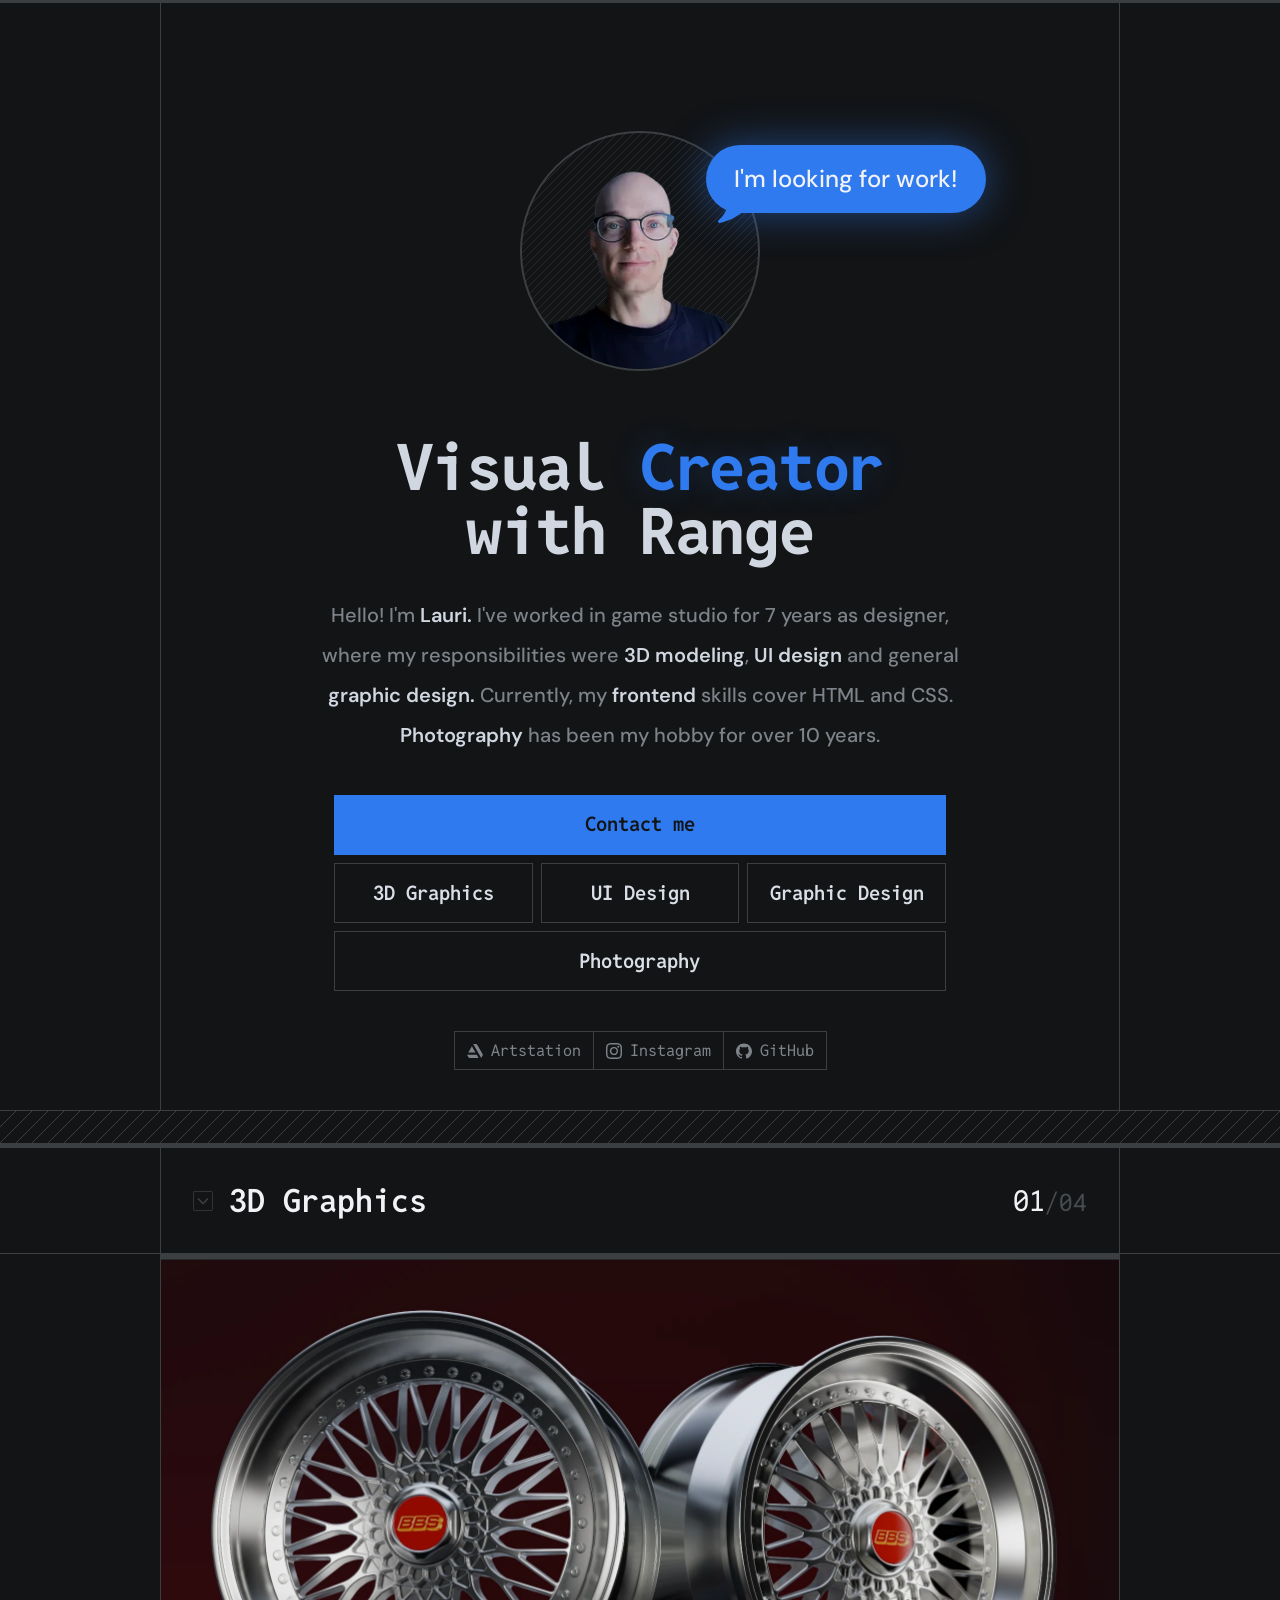
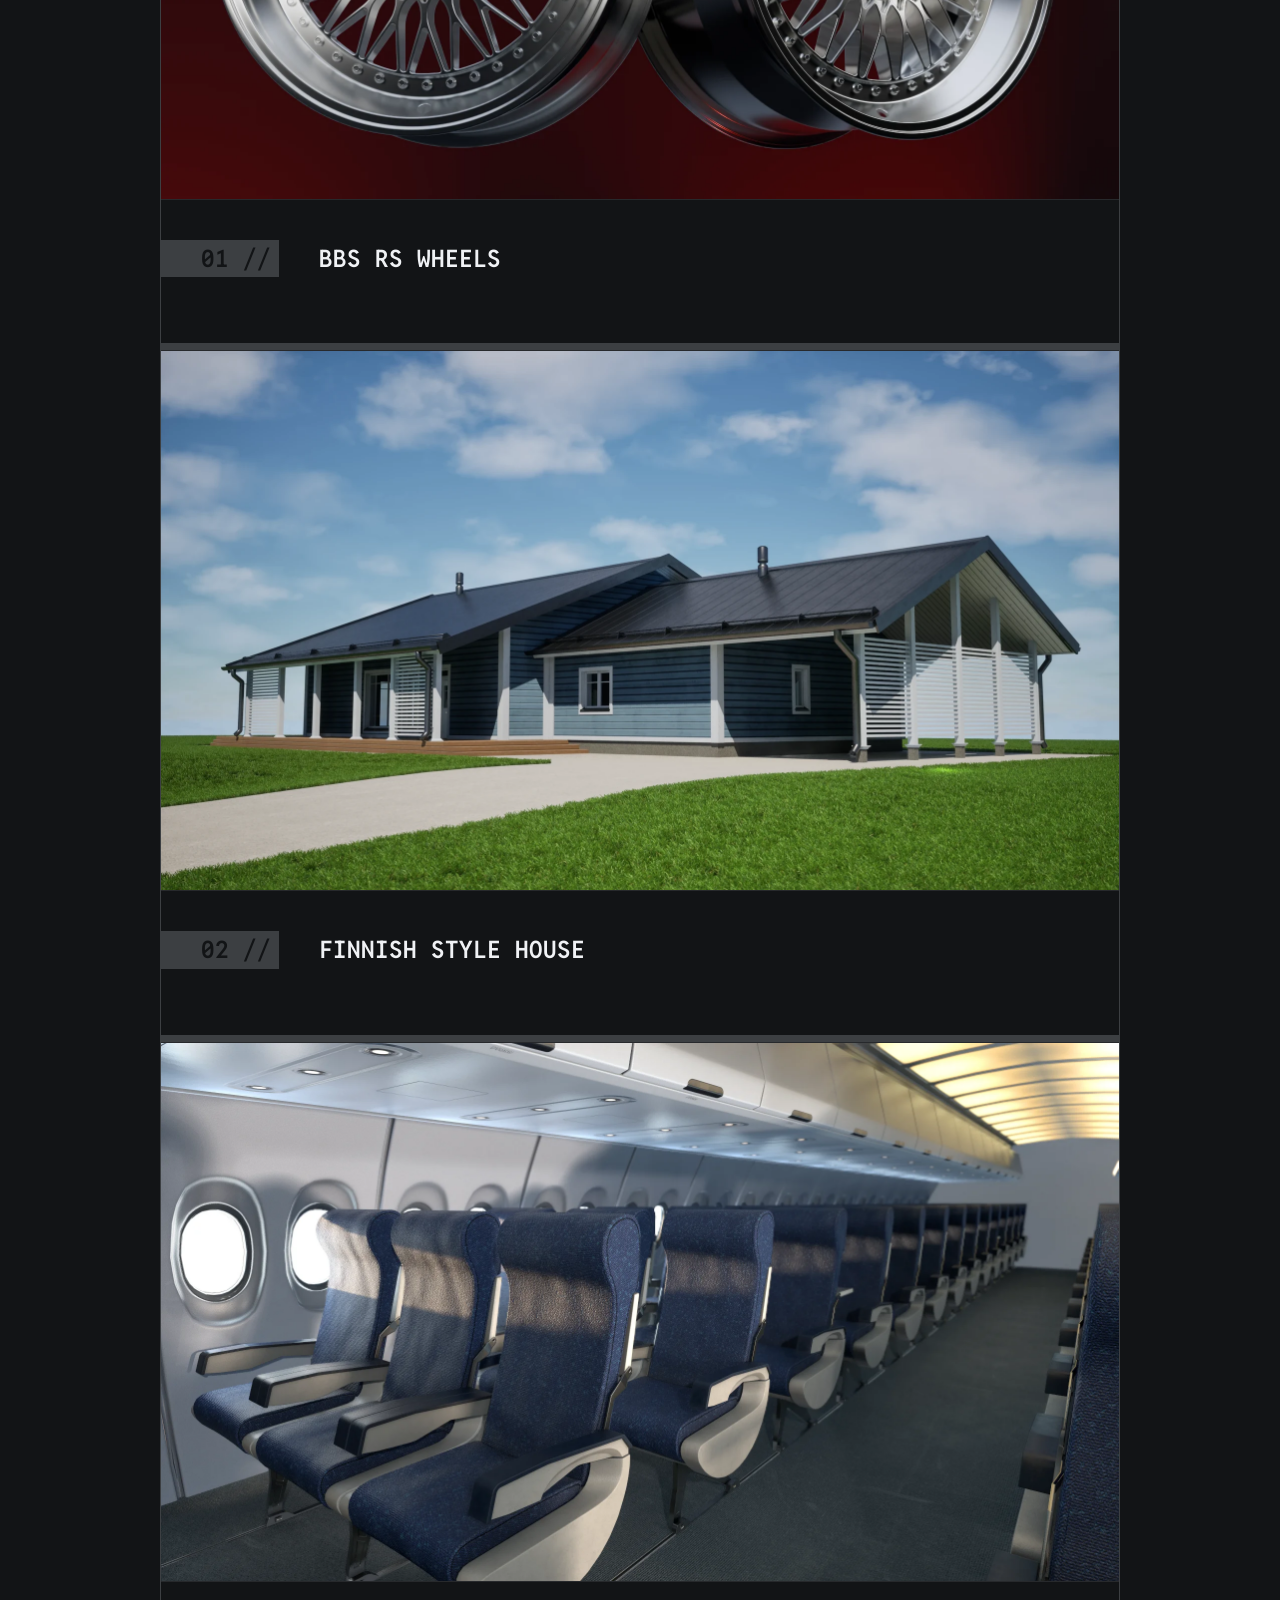
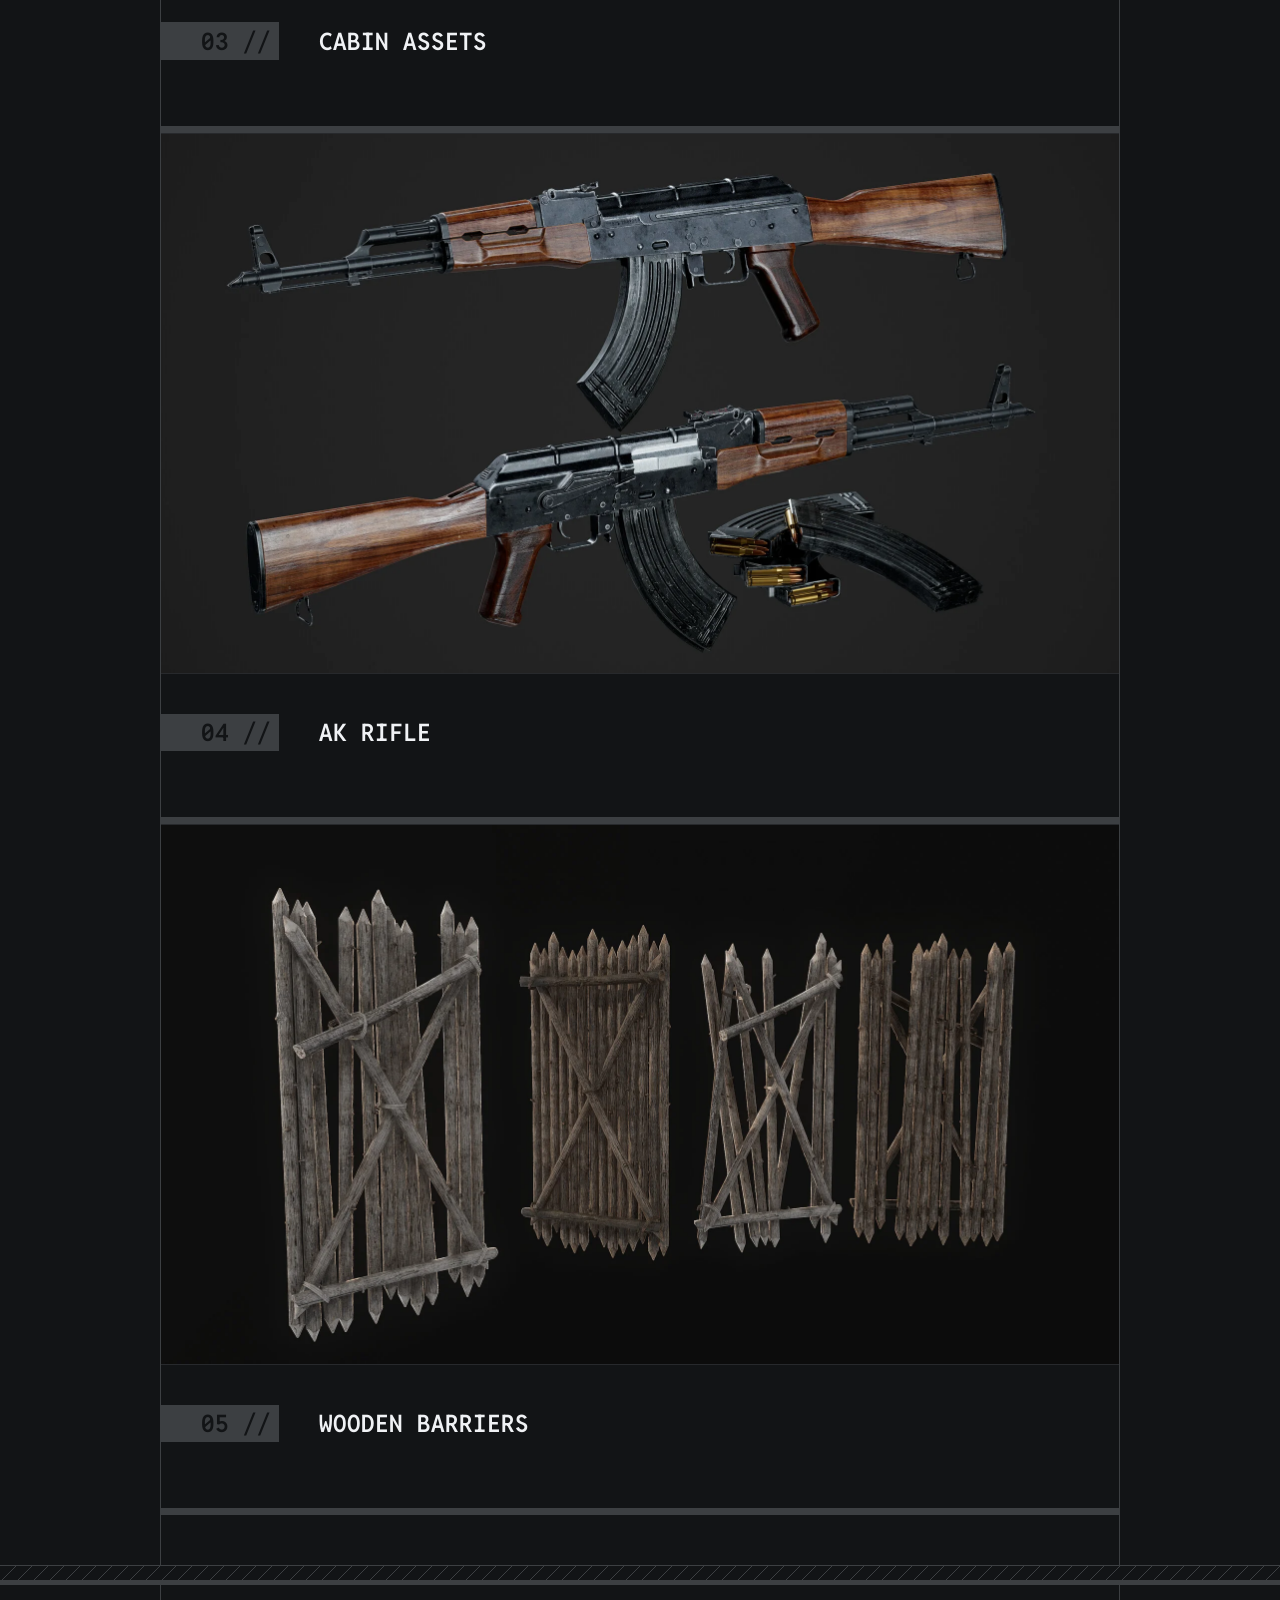
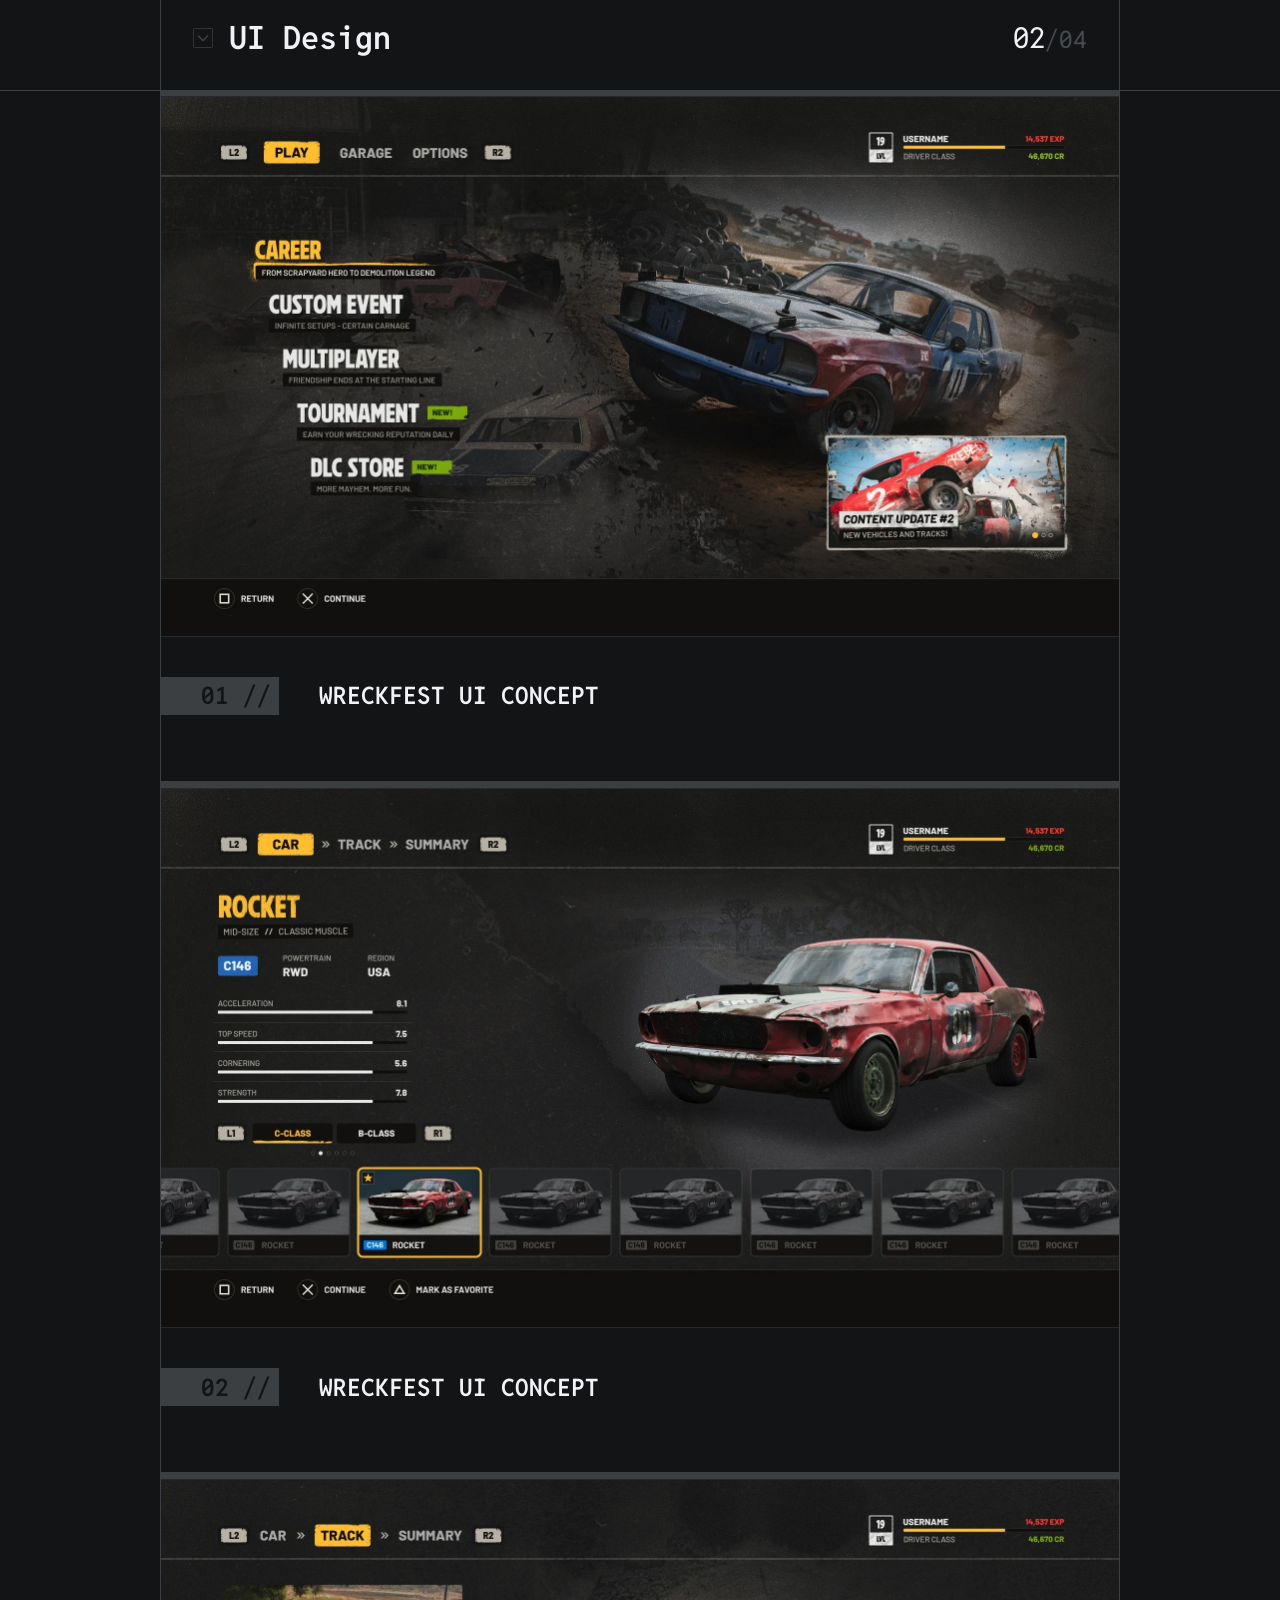
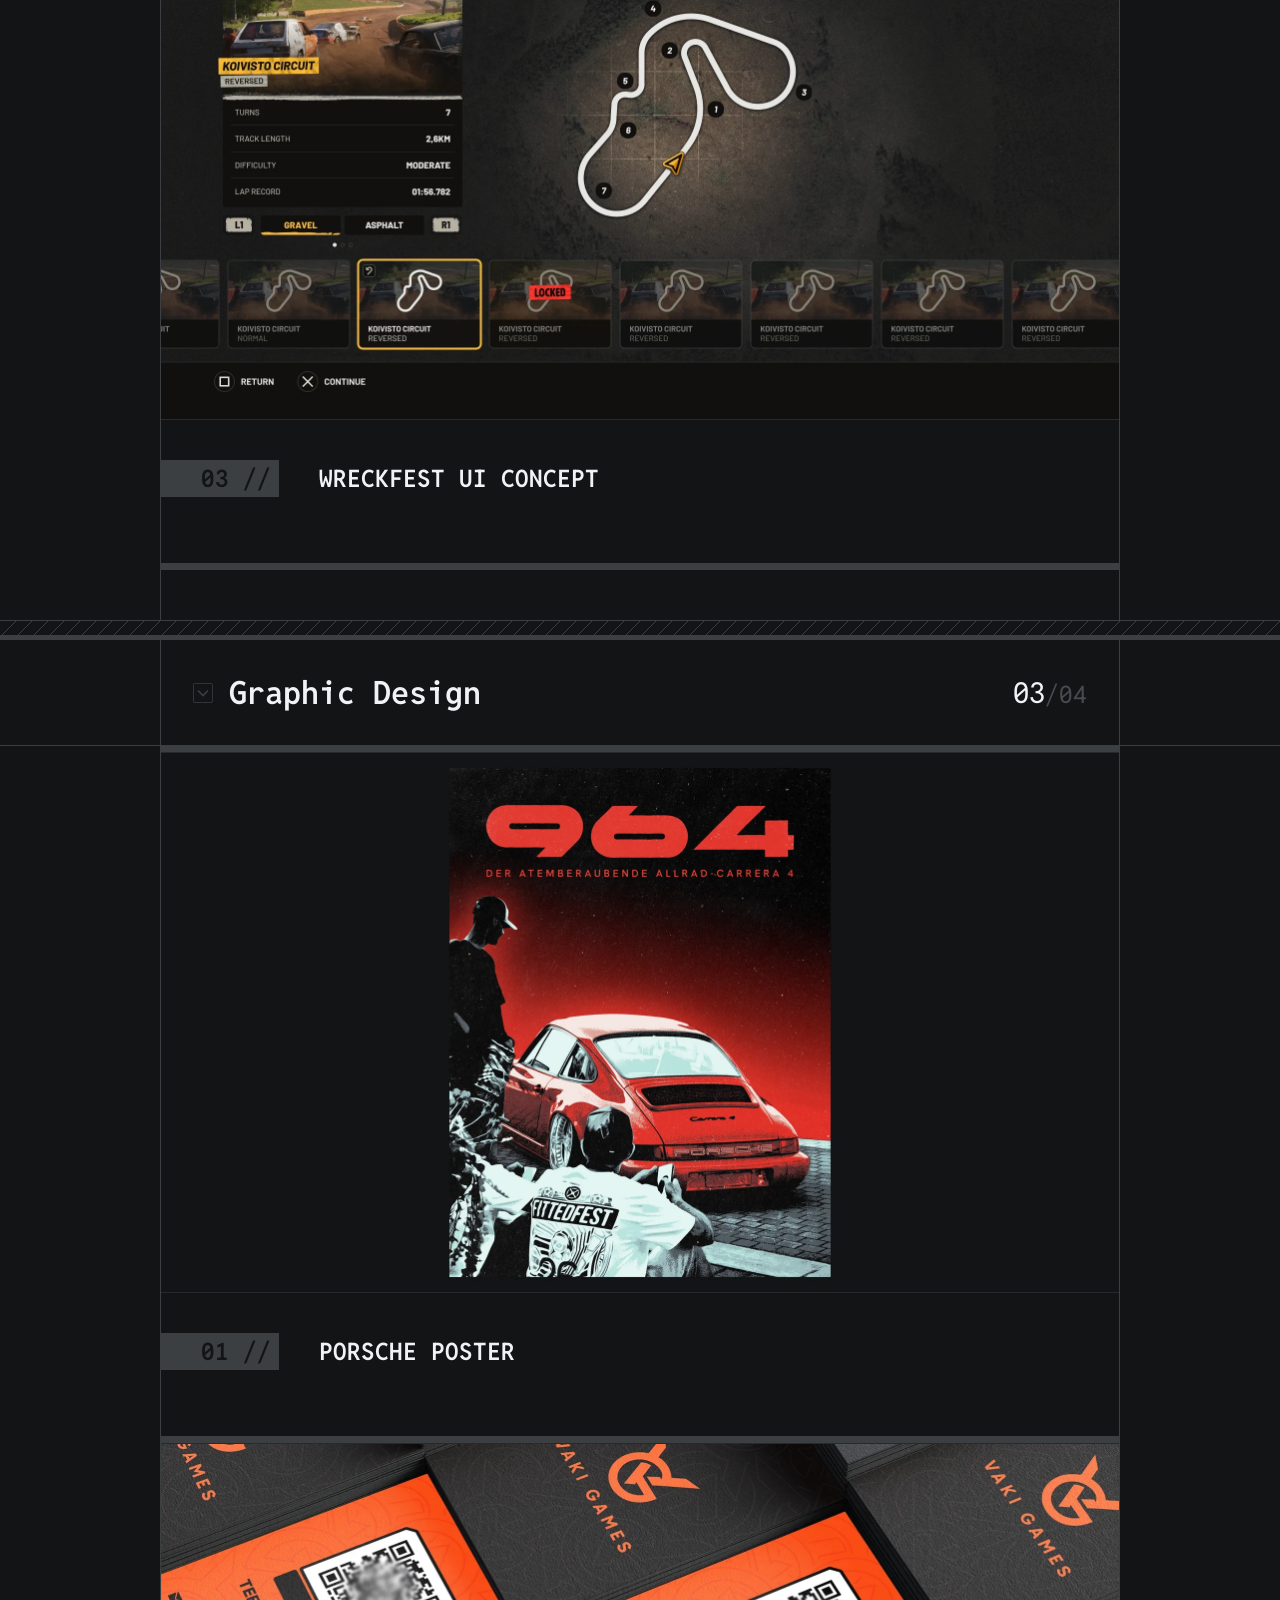
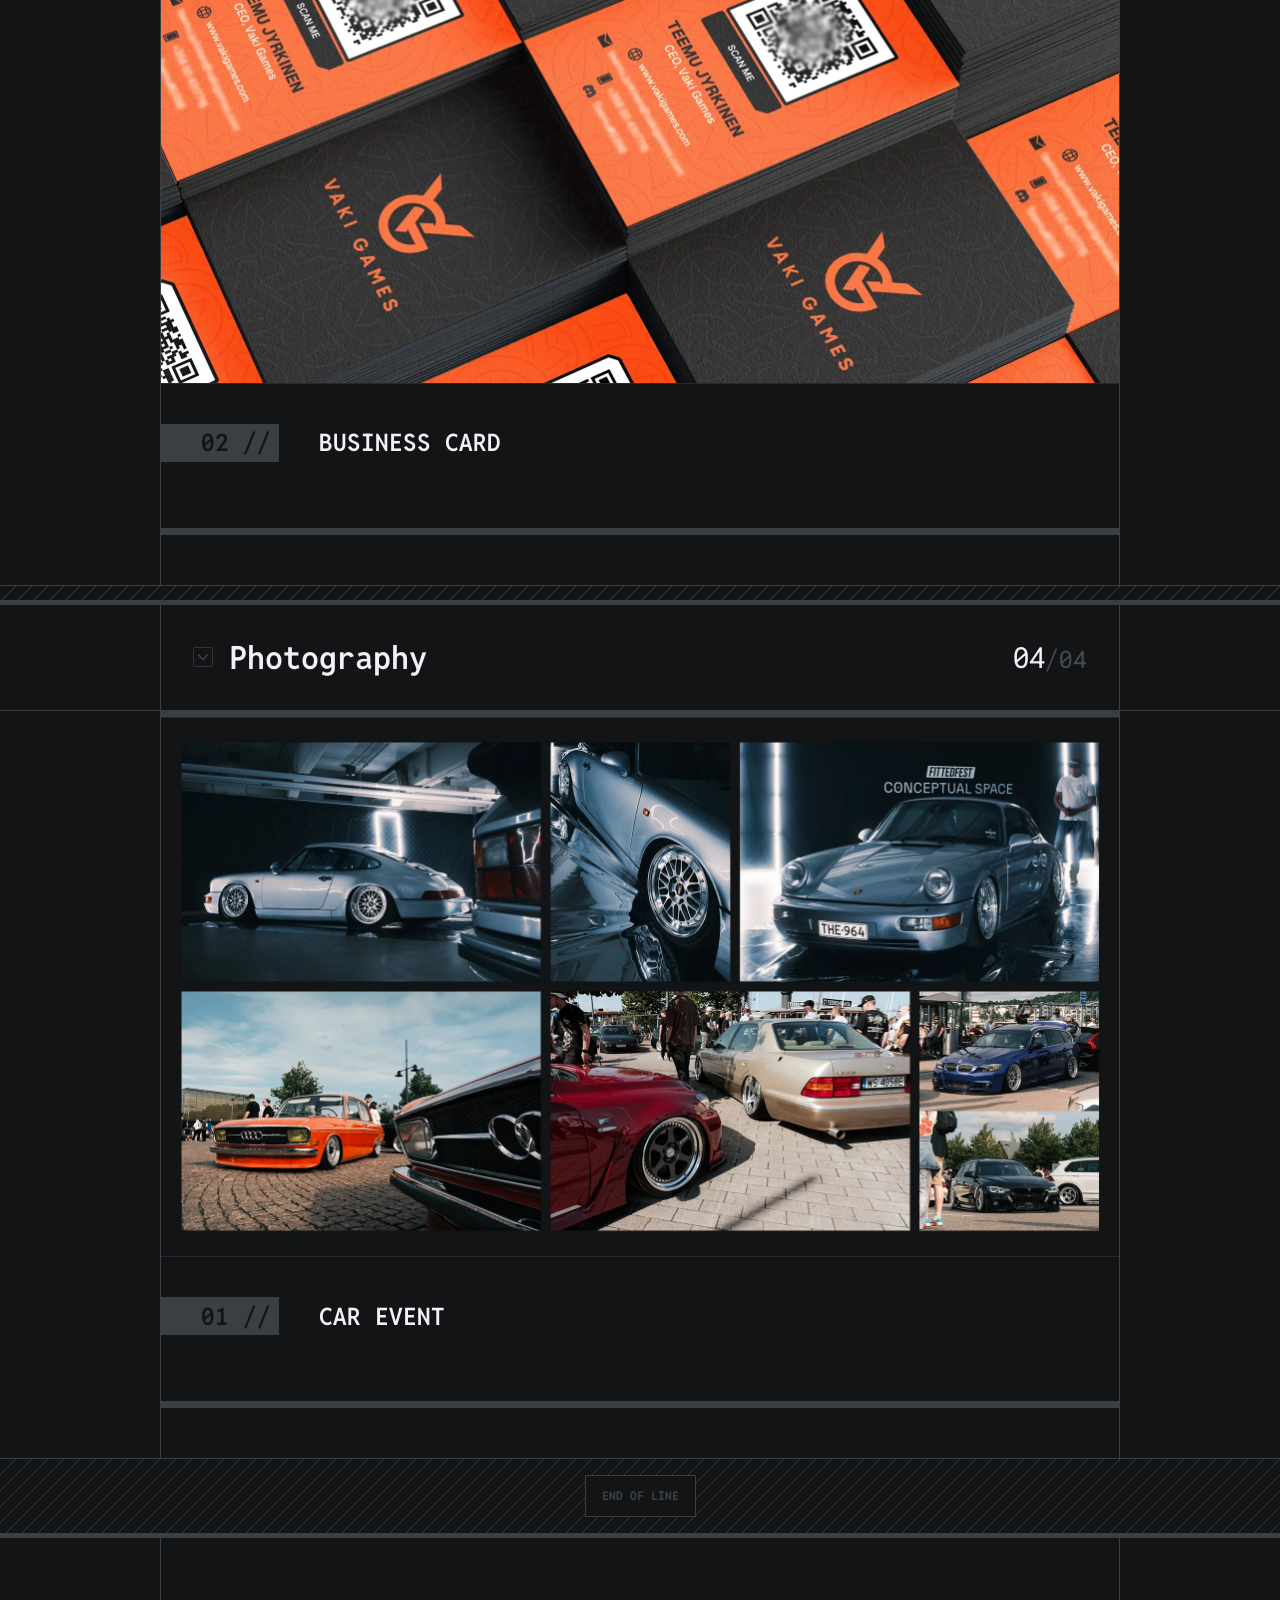
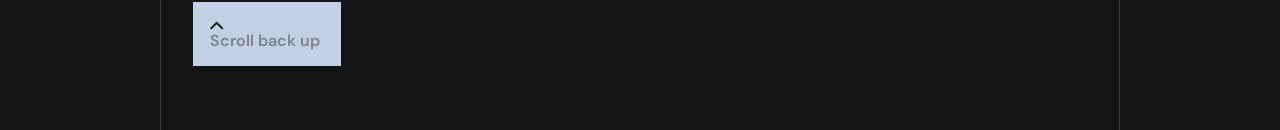
<file: v1-index.html>
<!DOCTYPE html>
<html>
<head>
    <link rel="stylesheet" href="styles.css">
    <link rel="preconnect" href="https://fonts.googleapis.com">
    <link rel="preconnect" href="https://fonts.gstatic.com" crossorigin>
    <link href="https://fonts.googleapis.com/css2?family=DM+Sans:ital,opsz,wght@0,9..40,100..1000;1,9..40,100..1000&family=Reddit+Mono:wght@200..900&display=swap" rel="stylesheet">
</head>
<body>

<div
  class="reading-progress"
  role="progressbar"
  aria-label="Lukemisen edistyminen"
  aria-valuemin="0"
  aria-valuemax="100"
  aria-valuenow="0"
>
  <div class="reading-progress__fill"></div>
</div>


    <div class="top-container" id="top-container">
        <div class="item">
            <div class="profile-status">
                <img src="omakuva.webp" alt="Portrait" class="profile-status__portrait" />
                <p class="profile-status__message">
                    I'm looking for work!
                    <img src="speech_bubble.svg" alt="" aria-hidden="true" class="profile-status__tail" />
                </p>
            </div>
            <h1>Visual <span class="h1_highlight">Creator</span> with Range</h1>
            <p class="subheader">Hello! I'm <span class="p_highlight white_highlight">Lauri.</span> I've worked in game studio for 7 years as designer,
                where my responsibilities were <span class="p_highlight white_highlight">3D&nbsp;modeling</span>, <span class="p_highlight white_highlight">UI&nbsp;design</span> and general <span class="p_highlight white_highlight">graphic&nbsp;design.</span>
                Currently, my <span class="p_highlight white_highlight">frontend</span> skills cover HTML and CSS.
                <span class="p_highlight white_highlight">Photography</span> has been my hobby for over 10 years.</p>
            <div class="buttons">
                <a class="contact">Contact me</a>
                <div class="row-btns">
                    <a class="type-btn" href="#3d">3D Graphics</a>
                    <a class="type-btn" href="#ui">UI Design</a>
                    <a class="type-btn" href="#graphics">Graphic Design</a>
                    <a class="type-btn" href="#photography">Photography</a>
                </div>
            </div>

            <div class="small-row-btns">
                <a class="link" href="https://www.artstation.com/lauritolppa" target="_blank" rel="noopener"><img src="as.svg" alt="" class="link-icon" />Artstation</a>
                <a class="link" href="https://www.instagram.com/lauritlpa/" target="_blank" rel="noopener"><img src="insta.svg" alt="" class="link-icon" />Instagram</a>
                <a class="link" href="https://www.github.com/" target="_blank" rel="noopener"><img src="gh.svg" alt="" class="link-icon" />GitHub</a>
            </div>

        </div>

    </div>

    <div class="stripe stripe_height02">
    </div>

    <div class="container">
        <div class="category-item" id="3d">
            <span class="type-header"><img src="arrow_down.svg" alt="" class="type-header_icon" />3D Graphics</span>
            <span class="type-id"><span class="type-id-highlight">01</span>/04</span>
        </div>
    </div>

    <div class="horizontal-line">

    <div class="column-container">
            <div class="work">
                <a class="work-thumbnail-link" href="bbsrs1920.webp" target="_blank" rel="noopener">
                    <img src="bbsrs1920.webp" alt="BBS RS Wheels" class="work-thumbnail" />
                </a>
                <h3><span class="type-id-small">01 // </span>BBS RS WHEELS</h3>
            </div>

            <div class="work">
                <a class="work-thumbnail-link" href="house-01.webp" target="_blank" rel="noopener">
                    <img src="house-01.webp" alt="Finnish style house" class="work-thumbnail" />
                </a>
                <h3><span class="type-id-small">02 // </span>Finnish style house</h3>
            </div>

            <div class="work">
                <a class="work-thumbnail-link" href="cabin.webp" target="_blank" rel="noopener">
                    <img src="cabin.webp" alt="Cabin assets" class="work-thumbnail" />
                </a>
                <h3><span class="type-id-small">03 // </span>Cabin assets</h3>
            </div>

            <div class="work">
                <a class="work-thumbnail-link" href="ak.webp" target="_blank" rel="noopener">
                    <img src="ak.webp" alt="AK rifle" class="work-thumbnail" />
                </a>
                <h3><span class="type-id-small">04 // </span>AK rifle</h3>
            </div>

            <div class="work">
                <a class="work-thumbnail-link" href="wall.webp" target="_blank" rel="noopener">
                    <img src="wall.webp" alt="Wooden wall" class="work-thumbnail" />
                </a>
                <h3><span class="type-id-small">05 // </span>Wooden barriers</h3>
            </div>

            <div class="work">
            </div>
    </div>

    <div class="stripe">
    </div>

    <div class="container">
        <div class="category-item" id="ui">
            <span class="type-header"><img src="arrow_down.svg" alt="" class="type-header_icon" />UI Design</span>
            <span class="type-id"><span class="type-id-highlight">02</span>/04</span>
        </div>
    </div>

    <div class="horizontal-line">

    <div class="column-container">
            <div class="work">
                <a class="work-thumbnail-link" href="wf-01.webp" target="_blank" rel="noopener">
                    <img src="wf-01.webp" alt="Wreckfest UI concept" class="work-thumbnail" />
                </a>
                <h3><span class="type-id-small">01 // </span>Wreckfest UI concept</h3>
            </div>
            <div class="work">
                <a class="work-thumbnail-link" href="wf-02.webp" target="_blank" rel="noopener">
                    <img src="wf-02.webp" alt="Wreckfest UI concept" class="work-thumbnail" />
                </a>
                <h3><span class="type-id-small">02 // </span>Wreckfest UI concept</h3>
            </div>
            <div class="work">
                <a class="work-thumbnail-link" href="wf-03.webp" target="_blank" rel="noopener">
                    <img src="wf-03.webp" alt="Wreckfest UI concept" class="work-thumbnail" />
                </a>
                <h3><span class="type-id-small">03 // </span>Wreckfest UI concept</h3>
            </div>

            <div class="work">
            </div>
    </div>


    <div class="stripe">
    </div>

    <div class="container">
        <div class="category-item" id="graphics">
            <span class="type-header"><img src="arrow_down.svg" alt="" class="type-header_icon" />Graphic Design</span>
            <span class="type-id"><span class="type-id-highlight">03</span>/04</span>
        </div>
    </div>

    <div class="horizontal-line"></div>

    <div class="column-container">
            <div class="work">
                <a class="work-thumbnail-link" href="porsche.webp" target="_blank" rel="noopener">
                    <img src="porsche.webp" alt="Porsche poster" class="work-thumbnail" />
                </a>
                <h3><span class="type-id-small">01 // </span>Porsche poster</h3>
            </div>

            <div class="work">
                <a class="work-thumbnail-link" href="bc.webp" target="_blank" rel="noopener">
                    <img src="bc.webp" alt="Business card" class="work-thumbnail" />
                </a>
                <h3><span class="type-id-small">02 // </span>Business card</h3>
            </div>

            <div class="work">
            </div>
    </div>

    <div class="stripe">
    </div>

    <div class="container">
        <div class="category-item" id="photography">
            <span class="type-header"><img src="arrow_down.svg" alt="" class="type-header_icon" />Photography</span>
            <span class="type-id"><span class="type-id-highlight">04</span>/04</span>
        </div>
    </div>

    <div class="horizontal-line"></div>

    <div class="column-container">
            <div class="work">
                <a class="work-thumbnail-link" href="photos01.webp" target="_blank" rel="noopener">
                    <img src="photos01.webp" alt="Car event" class="work-thumbnail" />
                </a>
                <h3><span class="type-id-small">01 // </span>Car event</h3>
            </div>

            <div class="work">
            </div>
    </div>

    <div class="stripe stripe_height02">
        <p class="end-of-line">End of line</p>
    </div>


    <div class="container">
        <div class="footer" id="footer">
            <a class="footer_btn" href="#top-container"><img src="arrow_line_up.svg" alt="" class="btn_icon" />Scroll back up</a>
            <span class="small-note">Website made by me.</span>
        </div>
    </div>

    </div>

<script>
    const progressBar = document.querySelector(".reading-progress");
    const progressFill = document.querySelector(".reading-progress__fill");

    function updateReadingProgress() {
        const scrollableHeight =
            document.documentElement.scrollHeight - window.innerHeight;

        const progress = scrollableHeight > 0
            ? (window.scrollY / scrollableHeight) * 100
            : 0;

        progressFill.style.width = `${progress}%`;
        progressBar.setAttribute("aria-valuenow", Math.round(progress));
    }

    window.addEventListener("scroll", updateReadingProgress, { passive: true });
    window.addEventListener("resize", updateReadingProgress);
    updateReadingProgress();
</script>
</body>
</html>
</file>
<file: styles.css>
* {
    margin: 0;
    padding: 0;
    box-sizing: border-box;
}

:root {
    --color-primary: #2F7AEE;
    --color-stroke: #3C3F42;
    --color-stroke-subtle: color-mix(in srgb, var(--color-stroke) 50%, transparent);
    --color-paragraph: #7D8389;
    --color-white: #D1D7E0;
    --color-greywhite: #C3D0E3;
    --color-background: #121416;
}

html {
    scroll-behavior: smooth;
}

/* reddit-mono-regular - latin */
@font-face {
  font-display: swap; /* Check https://developer.mozilla.org/en-US/docs/Web/CSS/@font-face/font-display for other options. */
  font-family: 'Reddit Mono';
  font-style: normal;
  font-weight: 400;
  src: url('./fonts/reddit-mono-v5-latin-regular.woff2') format('woff2'); /* Chrome 36+, Opera 23+, Firefox 39+, Safari 12+, iOS 10+ */
}

/* reddit-mono-500 - latin */
@font-face {
  font-display: swap; /* Check https://developer.mozilla.org/en-US/docs/Web/CSS/@font-face/font-display for other options. */
  font-family: 'Reddit Mono';
  font-style: normal;
  font-weight: 500;
  src: url('./fonts/reddit-mono-v5-latin-500.woff2') format('woff2'); /* Chrome 36+, Opera 23+, Firefox 39+, Safari 12+, iOS 10+ */
}

/* reddit-mono-600 - latin */
@font-face {
  font-display: swap; /* Check https://developer.mozilla.org/en-US/docs/Web/CSS/@font-face/font-display for other options. */
  font-family: 'Reddit Mono';
  font-style: normal;
  font-weight: 600;
  src: url('./fonts/reddit-mono-v5-latin-600.woff2') format('woff2'); /* Chrome 36+, Opera 23+, Firefox 39+, Safari 12+, iOS 10+ */
}

/* reddit-mono-700 - latin */
@font-face {
  font-display: swap; /* Check https://developer.mozilla.org/en-US/docs/Web/CSS/@font-face/font-display for other options. */
  font-family: 'Reddit Mono';
  font-style: normal;
  font-weight: 700;
  src: url('./fonts/reddit-mono-v5-latin-700.woff2') format('woff2'); /* Chrome 36+, Opera 23+, Firefox 39+, Safari 12+, iOS 10+ */
}

/* reddit-mono-800 - latin */
@font-face {
  font-display: swap; /* Check https://developer.mozilla.org/en-US/docs/Web/CSS/@font-face/font-display for other options. */
  font-family: 'Reddit Mono';
  font-style: normal;
  font-weight: 800;
  src: url('./fonts/reddit-mono-v5-latin-800.woff2') format('woff2'); /* Chrome 36+, Opera 23+, Firefox 39+, Safari 12+, iOS 10+ */
}

/* dm-sans-regular - latin */
@font-face {
  font-display: swap; /* Check https://developer.mozilla.org/en-US/docs/Web/CSS/@font-face/font-display for other options. */
  font-family: 'DM Sans';
  font-style: normal;
  font-weight: 400;
  src: url('./fonts/dm-sans-v17-latin-regular.woff2') format('woff2'); /* Chrome 36+, Opera 23+, Firefox 39+, Safari 12+, iOS 10+ */
}

/* dm-sans-500 - latin */
@font-face {
  font-display: swap; /* Check https://developer.mozilla.org/en-US/docs/Web/CSS/@font-face/font-display for other options. */
  font-family: 'DM Sans';
  font-style: normal;
  font-weight: 500;
  src: url('./fonts/dm-sans-v17-latin-500.woff2') format('woff2'); /* Chrome 36+, Opera 23+, Firefox 39+, Safari 12+, iOS 10+ */
}

/* dm-sans-600 - latin */
@font-face {
  font-display: swap; /* Check https://developer.mozilla.org/en-US/docs/Web/CSS/@font-face/font-display for other options. */
  font-family: 'DM Sans';
  font-style: normal;
  font-weight: 600;
  src: url('./fonts/dm-sans-v17-latin-600.woff2') format('woff2'); /* Chrome 36+, Opera 23+, Firefox 39+, Safari 12+, iOS 10+ */
}

/* dm-sans-700 - latin */
@font-face {
  font-display: swap; /* Check https://developer.mozilla.org/en-US/docs/Web/CSS/@font-face/font-display for other options. */
  font-family: 'DM Sans';
  font-style: normal;
  font-weight: 700;
  src: url('./fonts/dm-sans-v17-latin-700.woff2') format('woff2'); /* Chrome 36+, Opera 23+, Firefox 39+, Safari 12+, iOS 10+ */
}

/* dm-sans-800 - latin */
@font-face {
  font-display: swap; /* Check https://developer.mozilla.org/en-US/docs/Web/CSS/@font-face/font-display for other options. */
  font-family: 'DM Sans';
  font-style: normal;
  font-weight: 800;
  src: url('./fonts/dm-sans-v17-latin-800.woff2') format('woff2'); /* Chrome 36+, Opera 23+, Firefox 39+, Safari 12+, iOS 10+ */
}

body, h1, h2, p, ul, li {
  margin: 0;
  padding: 0;
}

body {
    font-size: 16px;
    background-color: #121416;
    margin: 0;
}

.reading-progress {
    left: 0;
    z-index: 9999;
    width: 100%;
    height: 3px;
    background-color: #3C3F42;
}

.reading-progress__fill {
    width: 0;
    height: 100%;
    background-color: var(--color-primary);
    box-shadow: 0 0 40px 0px rgb(51, 133, 255);
}

.top-container {
    display: flex;
    justify-content: center;
    margin: 0;
}

.container {
    display: flex;
    justify-content: center;
    margin: 0;
    border-top: 4px solid #3C3F42;
}

.item {
    width: 75vw;
    max-width: 1280px;
    padding: 0 6rem 0 6rem;
    text-align: center;
    border-left: 1px solid #3C3F42;
    border-right: 1px solid #3C3F42;
}

.category-item {
    display: flex;
    flex-direction: row;
    align-items: center;
    width: 75vw;
    max-width: 1280px;
    padding: 0 2rem 0 2rem;
    text-align: center;
    border-left: 1px solid #3C3F42;
    border-right: 1px solid #3C3F42;
}

.subheader {
    font-family: 'DM Sans';
    font-size: 1.25rem;
    font-weight: 500;
    margin-left: 4rem;
    margin-right: 4rem;
    color: #7D8389;
    margin-bottom: 2rem;
}

.subheader:last-of-type {
    margin-bottom: 2.5rem;
}

.profile-status {
    --portrait-width: min(50%, 15rem);
    --portrait-half-width: min(25%, 7.5rem);
    position: relative;
    display: flex;
    justify-content: center;
    align-items: center;
    margin-top: 8rem;
    margin-bottom: 4rem;
    width: 100%;
}

.profile-status__portrait {
    display: block;
    width: var(--portrait-width);
    aspect-ratio: 1;
    flex-shrink: 0;
    border-radius: 50%;
    object-fit: cover;
    border: 2px solid #3C3F42;
    background-image: url("64x64_stripes.svg");
    background-size: 32px 32px; /* tiilen koko */
    background-repeat: repeat;
}

.profile-status__message {
    position: absolute;
    left: calc(45% + var(--portrait-half-width) - 1rem);
    top: 20%;
    transform: translateY(-50%);
    padding: 1rem 1.8rem;
    border-radius: 999px;
    background-color: var(--color-primary);
    color: #F0F2F5;
    font-family: 'DM Sans', sans-serif;
    font-size: 1.5rem;
    font-weight: 500;
    line-height: 1.5;
    white-space: nowrap;
    box-shadow: 0 0 40px 0px rgba(47, 122, 238, 0.5);
}

.profile-status__tail {
    position: absolute;
    left: 0.8rem;
    bottom: -0.65rem;
    display: block;
    width: 1.7rem;
    height: auto;
}

p {
    line-height: 2.5rem;
    font-weight: 400;
    font-family: 'DM Sans', sans-serif;
    color: var(--color-paragraph);
}

.bold-p {
    font-weight: 700;
    font-size: 1.125rem;
    font-family: 'Reddit mono', sans-serif;
    color: var(--color-primary);
    text-transform: uppercase;
    margin-bottom: 0.75rem;
    display: block;
}

h1 {
    font-family: 'Reddit Mono';
    color: var(--color-white);
    font-size: 4rem;
    font-weight: 700;
    margin-bottom: 2rem;
    margin-left: 4rem;
    margin-right: 4rem;
    letter-spacing: -0.02em;
    display: block;
    line-height: 1;
}

.white_highlight {
    color: var(--color-white);
    /*background-color: rgba(210, 210, 210, 0.1);*/
    /*border-bottom: 2px solid rgba(195, 208, 227, 0.25);*/
}

.p_highlight {
    font-weight: 600;
}

.h1_highlight {
    color: var(--color-primary);
     text-shadow: 0 0 30px rgba(47, 122, 238, 0.25);
}

h2 {
    font-family: 'Reddit Mono';
    color: var(--color-white);
}

h3 {
    display: flex;
    align-items: center;
    font-family: 'Reddit Mono';
    color: #F0F2F5;
    font-size: 1.5rem;
    font-weight: 600;
    margin-top: 2.5rem;
    margin-bottom: 1rem;
    margin-left: 0rem;
    margin-right: 1rem;
    text-transform: uppercase;
}

.type-id-small {
    font-family: 'Reddit Mono';
    background-color: var(--color-stroke);
    color: var(--color-background);
    font-size: 1.5rem;
    text-transform: uppercase;
    text-align: right;
    font-weight: 600;
    padding-left: 2.5rem;
    padding-right: 0.5rem;
    padding-top: 0.2rem;
    padding-bottom: 0.2rem;
    margin-right: 2.5rem;
}

.type-item {
    display:flex;
    flex-direction: row;
    align-items: center;
    width: 75vw;
    max-width: 1280px;
    padding: 0 2rem 0 2rem;
    border-left: 1px solid #3C3F42;
    border-right: 1px solid #3C3F42;
}

.type-header {
    display: flex;
    align-items: center;
    display: inline-flex;
    flex: 9;
    font-family: 'Reddit Mono';
    color: #F0F2F5;
    gap: 1rem;
    margin-top: 2rem;
    margin-bottom: 2rem;
    font-size: 2rem;
    font-weight: 600;
}

.type-header_icon {
  width: 20px;
  height: 20px;
  flex-shrink: 0;
  fill: currentColor;
  display: block;
  flex-shrink: 0;
}


.type-id {
    justify-content: space-between;
    font-size: 1.5rem;
    font-family: 'Reddit Mono';
    color: hsla(210, 5%, 51%, 0.5);
    text-align: right;
    margin-top: 1rem;
    margin-bottom: 1rem;
}

.type-id-highlight {
    color: #F0F2F5;
    font-size: 1.8rem;
}

.buttons {
    font-family: 'Reddit Mono';
    font-size: 1.25rem;
    font-weight: 600;
    display: flex;
    justify-content: center;
    flex-direction: column;
    max-width: 80%;
    margin-inline: auto;
    gap: 8px;
    margin-bottom: 2.5rem;
}

.contact {
    background-color: var(--color-primary);
    padding: 1rem 1rem;
    min-height: 60px;
    align-items: center;
    color: var(--color-background);
    cursor: pointer;
    text-decoration: none;
}

.contact:hover {
    background-color: var(--color-white);
    min-height: 60px;
    color: #121416;
    text-decoration: none;
    box-shadow: 0 0 40px 0px rgba(47, 122, 238, 0.25);
}

.contact:active {
    background-color: #66A2FF;
    color: #121416;
    border: 1px solid #66A2FF;
    text-decoration: none;
}

.row-btns {
    display: flex;
    flex-wrap: wrap;
    justify-content: center;
    flex-direction: row;
    max-width: 100%;
    gap: 8px;
    align-items: center;

}

.small-row-btns {
    display: flex;
    width: fit-content;
    margin-inline: auto;
    flex-wrap: wrap;
    font-family: 'Reddit Mono';
    font-size: 1rem;
    justify-content: center;
    flex-direction: row;
    align-items: center;
    margin-top: 2.5rem;
    margin-bottom: 2.5rem;
    border: 1px solid var(--color-stroke);
}

.link {
    display: inline-flex;
    align-items: center;
    gap: 0.5rem;
    border-right: 1px solid #3C3F42;
    padding: 0.5rem 0.75rem 0.5rem 0.75rem;
    align-items: center;
    color: #7D8389;
    cursor: pointer;
    text-decoration: none;
}

.link:last-child {
    border-right: none;
}

.link:hover {
    background-color: var(--color-stroke);
    color: #F0F2F5;
}

.link-icon {
    display: block;
    width: 1rem;
    height: 1rem;
    flex-shrink: 0;
}

.link:last-child {
    border-left: none;
}

.type-btn {
    flex: 1;
    cursor: pointer;
    text-decoration: none;
    font-size: 1.25rem;
    border: 1px solid #3C3F42;
    padding: 1rem 1rem;
    text-align: center;
    white-space: nowrap;
    color: #DADFE7;
}

.type-btn:hover {
    background-color: var(--color-white);
    color: #121416;
    border: 1px solid var(--color-white);
    box-shadow: 0 0 40px 0px rgba(47, 122, 238, 0.25);
}

.type-btn:active {
    background-color: var(--color-primary);
    color: #121416;
    border: 1px solid var(--color-primary);
}

.stripe {
    width: 100%;
    height: 1rem;
    background-image: url("64x64_stripes.svg");
    background-size: 64px 64px; /* tiilen koko */
    background-repeat: repeat;
    border-top: 1px solid #3C3F42;
    border-bottom: 1px solid #3C3F42;
}

.stripe_height02 {
    height: auto;
    padding: 1rem 0;
}

.stripe_height03 {
    height: auto;
    padding: 2rem 0;
}

.end-of-line {
    background-color: var(--color-background);
    padding: 0rem 1rem;
    color: var(--color-stroke);
    text-align: center;
    width: fit-content;
    margin-inline: auto;
    font-family: 'Reddit Mono';
    font-size: 0.75rem;
    font-weight: 700;
    text-transform: uppercase;
    border: 1px solid var(--color-stroke);
}

.horizontal-line {
    width: 100%;
    height: 1px;
    background-color: #3C3F42;
}

.column-container {
    display: flex;
    flex-direction: column;
    width: 75vw;
    max-width: 1280px;
    margin-inline: auto;
}

.borders-top-bottom {
    border-top: 1px solid #3C3F42;
    border-bottom: 1px solid #3C3F42;
}

.centered-stripes {
    width: 75%;
    max-width: 1280px;
    height: 0.5rem;
    margin-inline: auto;
    background-image: url("64x64_stripes.svg");
    background-size: 64px 64px;
    background-repeat: repeat;
    border-width: 0px 1px 0px 1px;
    border-style: solid;
    border-color: var(--color-stroke);
}

.work {
    display: flex;
    flex-direction: column;
    padding: 0px 0px 50px 0px;
    box-sizing: border-box;
    border-top: 6px solid var(--color-stroke);
    border-left: 1px solid var(--color-stroke);
    border-right: 1px solid var(--color-stroke);
    border-bottom: 1px solid var(--color-stroke);
}

.work-description {
    font-family: 'DM Sans';
    font-size: 1.125rem;
    font-weight: 500;
    margin-left: 7rem;
    margin-right: 3rem;
    color: #7D8389;
    margin-bottom: 1.25rem;
    line-height: 2rem;
}

.work-description:last-of-type {
    margin-bottom: 2rem;
}

.work img {
    display: block;
    width: 100%;
    height: 100%;
    object-fit: cover;
    border-top: 1px solid var(--color-stroke-subtle);
    border-bottom: 1px solid var(--color-stroke-subtle);
}

.work-thumbnail-link {
    display: block;
    width: 100%;
    cursor: zoom-in;
    position: relative;
    margin-bottom: 2rem;
}

.work > .work-thumbnail-link:last-of-type {
    margin-bottom: 0;
}

.work-thumbnail-link:focus-visible {
    outline: 2px solid var(--color-primary);
    outline-offset: 4px;
}

.column-container > .work:last-child {
    /* viimeisen .work -elementin säännöt */
    border-bottom: none;
}

[id="3d"], #ui, #graphics, #photography {
    scroll-margin-top: 8rem;
}

.image-count {
    display: block;
    line-height: 1;
    position: absolute;
    top: 1rem;
    right: 1rem;
    padding: 0.6rem 0.7rem;
    color: var(--color-greywhite);
    background-color: color-mix(in srgb, var(--color-background) 75%, transparent);
    font-family: 'Reddit Mono', sans-serif;
    font-weight: 600;
    border: 1px solid var(--color-stroke-subtle);
}

.header-btn {
    background-color: var(--color-paragraph);
    color: var(--color-background);
    font-family: 'Reddit Mono';
    font-size: 1.25rem;
    font-weight: 600;
    display: flex;
    align-items: center;
    gap: 1rem;
    cursor: pointer;
    text-decoration: none;
    display: flex;
    align-items: center;
    display: inline-flex;
    padding: 0.5rem 1rem 0.5rem 1rem;
    margin: 1.5rem 0;
}

.footer-container {
    display: flex;
    justify-content: center;
    margin: 0;
    border-top: 4px solid #3C3F42;
}

.top-border {
    border-top: 1px solid #3C3F42;
}

.footer {
    display: flex;
    flex-direction: row;
    align-items: center;
    justify-content: space-between;
    width: 75vw;
    max-width: 1280px;
    padding: 2rem 2rem 2rem 2rem;
    text-align: center;
    border-left: 1px solid #3C3F42;
    border-right: 1px solid #3C3F42;
}

.extra-height01 {
    height: 10rem;
}

.footer-content {
    display: flex;
    flex-direction: column;
    text-align: left;
}

.footer-content p {
    line-height: 1;

}

.footer a {
    font-family: 'DM Sans', sans-serif;
    color: var(--color-paragraph);
    text-decoration: none;
    display: block;
    line-height: 1;
}

.footer a:hover {
    color: var(--color-white);
}

.footer-note {
    display: flex;
    align-items: center;
    padding: 0.5rem;
    text-align: right;
    color: var(--color-background);
    background-color: var(--color-stroke);
}

.footer-bottom {
    display: flex;
    flex-direction: row;
    align-items: center;
    width: 75vw;
    max-width: 1280px;
    padding: 8rem 2rem 0 2rem;
    text-align: center;
    border-left: 1px solid #3C3F42;
    border-right: 1px solid #3C3F42;
}

.footer_btn {
    background-color: var(--color-greywhite);
    border: 1px solid var(--color-greywhite);
    padding: 1rem 1.25rem 1rem 1rem;
    display: inline-flex;
    align-items: center;
    gap: 1rem;
    color: var(--color-background);
    cursor: pointer;
    text-decoration: none;
    margin: 2rem 0rem;
    font-family: 'Reddit Mono';
    font-size: 1rem;
    font-weight: 600;
}

.footer_btn:hover  {
    background-color: var(--color-white);
    color: #121416;
    border: 1px solid var(--color-white);
    box-shadow: 0 0 40px 0px rgba(47, 122, 238, 0.25);
}

.footer_btn:active {
    background-color: var(--color-primary);
    color: #121416;
    border: 1px solid var(--color-primary);
}

.btn_icon {
    width: 14px;
    height: 14px;
    flex-shrink: 0;
    fill: currentColor;
    display: block;
    flex-shrink: 0;
}

.small-note {
    display: block;
    font-family: 'Reddit Mono';
    font-size: 0.8rem;
    line-height: 1;
    color: var(--color-background);
    text-align: left;
    font-weight: 400;
}

.small-note-header {
    font-family: 'Reddit Mono';
    font-size: 0.875rem;
    font-weight: 600;
    color: var(--color-primary);
    text-align: left;
}

header {
    position: fixed;
    width: 100%;
    background-color: var(--color-background);
    background-image: url(64x64_stripes.svg);
    background-size: 64px 64px;
    background-repeat: repeat;
    z-index: 1000;
    display: flex;
    justify-content: center;
    flex-direction: column;
    align-items: center;
    /*border-bottom: 4px solid var(--color-stroke);*/


      /* Moves the header completely outside the top of the browser window.
     -100% means it moves up by its exact height. */
  transform: translateY(-100%);

  /* Makes the header completely transparent (invisible) */
  opacity: 0;

  /* Prevents the invisible header from blocking clicks on elements beneath it
     (like links or text at the very top of the page) */
  pointer-events: none;

  /* The "Fancy" Transition:
     1. transform: Moves smoothly over 0.5 seconds.
        'cubic-bezier(0.4, 0, 0.2, 1)' is a custom easing curve that starts a bit
        fast and smoothly decelerates (often called "ease-out").
     2. opacity: Fades in/out over 0.5 seconds using standard 'ease' timing. */
  transition: transform 0.5s cubic-bezier(0.4, 0, 0.2, 1),
              opacity 0.5s ease;
}

/* =========================================
   HEADER VISIBLE STATE (Triggered by JS)
   ========================================= */
header.is-visible {
  /* Brings the header back down to its original, normal position */
  transform: translateY(0);

  /* Makes the header fully opaque (visible) */
  opacity: 1;

  /* Re-enables clicking on the header's navigation links */
  pointer-events: auto;
}

.header-container {
    width: 75vw;
    max-width: 1280px;
    padding: 0 1rem;
    margin: 0;
    background-color: var(--color-background);
    border-left: 1px solid var(--color-stroke);
    border-right: 1px solid var(--color-stroke);
}

nav {
    display: flex;
    width: 100%;
    align-items: center;
    justify-content: center;
}

.menu {
    display: flex;
    color: var(--color-paragraph);
    width: 100%;
    gap: 0.6rem;
    align-items: center;
    justify-content: space-between;
    padding: 1rem 0rem;
}

.menu li {
    list-style: none;
    font-family: 'Reddit Mono';
    font-size: 1rem;
    font-weight: 700;
    text-align: center;
    text-transform: uppercase;
    width: 100%;
}

.menu li:hover, .menu a:hover {
    background-color: var(--color-white);
    color: var(--color-background);
}

.menu li a {
    display: flex;
    align-items: center;
    justify-content: center;
    text-decoration: none;
    padding: 0.75rem 1rem;
}

.mobile-menu-toggle {
    display: none;
}

.nav-link {
    color: var(--color-white);
    border: 1px solid var(--color-stroke);
}

.nav-link:hover {
    border: 1px solid var(--color-greywhite);
}

.nav-contact {
    background-color: var(--color-primary);
    color: var(--color-background);
    border: 1px solid var(--color-primary);
}

.nav-contact:hover {
    color: var(--color-greywhite);
    border: 1px solid var(--color-greywhite);
}

@media (max-width: 1100px) {

    .header-container {
        width: 100%;
    }

    .item {
        width: 100%;
        padding: 0 1rem;
        border: 0;
    }

    .category-item {
        width: 100%;
        border-left: none;
        border-right: none;
    }

    .column-container {
        width: 100%;
    }

    .centered-stripes {
        width: 100%;
        border-left: none;
        border-right: none;
    }

    .profile-status {
        margin: 10rem auto 2rem;
        --portrait-width: min(20vw, 11rem);
        --portrait-half-width: min(10vw, 5.5rem);
        width: 95%;
    }

    .profile-status__message {
        padding: 0.75rem 1rem;
        font-size: clamp(0.9rem, 4vw, 1.25rem);
        left: calc(45% + var(--portrait-half-width) - 1rem);
    }

    h1 {
        margin-right: 0;
        margin-left: 0;
        font-size: clamp(2.5rem, 10vw, 4rem);
    }

    .subheader {
        margin-inline: auto;
        width: 90%;
        text-align: center;
    }

    .menu li {
        border: none;
    }

    .footer {
        width: 100%;
    }

    .footer-bottom {
        width: 100%;
    }
}

@media (max-width:830px) {

    .buttons {
        max-width: 100%;
        margin: 0rem 2rem 2rem 2rem;
    }

    .row-btns {
        flex-direction: column;
    }

    .type-btn {
        font-size: 1.25rem;
        width: 100%;
    }

    h1 {
        text-align: left;
        line-height: 3.5rem;
        margin: 0rem 2rem 2rem 2rem;
    }

    .subheader {
        font-size: 1.125rem;
        line-height: 2.5rem;
        text-align: left;
        margin: 0rem 2rem 0rem 2rem;
    }

    .item {
        width: 100%;

        border: 0;
    }

    .profile-status {
        margin-top: 4rem;
        margin-bottom: 2rem;
        --portrait-width: min(40%, 10rem);
        --portrait-half-width: min(20%, 5rem);
        left: 10px;
        justify-content: left;
    }

    .profile-status__message {
        padding: 0.5rem 1rem;
        font-size: clamp(0.9rem, 4vw, 1rem);
        font-weight: 600;
        left: calc(15% + var(--portrait-half-width) - 1.5rem);
    }

    .header-container {
        width: 100%;
        position: relative;
        border-left: none;
        border-right: none;
    }

    .item {
        width: 100%;
        padding: 0;
        border: 0;
    }

    .small-row-btns {
        flex-direction: column;
        width: auto;
        border: 1px solid var(--color-stroke);
        margin: 2rem 2rem;
    }

    .small-row-btns > .link  {
        width: 100%;
        justify-content: center;
        border-right: none;
        border-bottom: 1px solid var(--color-stroke);
    }

    .small-row-btns > .link:last-child  {
        width: 100%;
        justify-content: center;
        border: none;
    }

    .category-item {
        width: 100%;
    }

    .type-header {
        font-size: 1.5rem;
    }

    .type-id-highlight {
        font-size: 1.5rem;
    }

    .type-id {
        font-size: 1rem;
        margin-top: 1.2rem;
    }

    .type-header_icon {
        display: none;
    }

    .type-id-small {
        display: none;
        font-size: 1rem;
    }

    h3 {
        font-size: 1.25rem;
        line-height: 2rem;
        margin: 2rem 2rem 0.5rem;
    }

    .work {
        padding: 0px 0px 40px 0px;
        border-left: none;
        border-right: none;
    }

    .work-description {
        font-size: 1rem;
        margin: 0rem 2rem 1.25rem 2rem;
    }

    .work-description:last-of-type {
        margin-bottom: 2rem;
    }

    .image-count {
        font-size: 0.75rem;
        top: 1rem;
        right: 1rem;
        display: block;
        line-height: 1;
        padding: 0.4rem;
        border: 1px solid var(--color-stroke-subtle);
    }

    .centered-stripes {
        width: 100%;
    }

    .column-container {
        width: 100%;
    }

    .footer {
        width: 100%;
        border-left: none;
        border-right: none;
    }

    .footer-bottom {
        width: 100%;
    }

    .footer-spacer {
        display: none;
    }

    .small-note {
        font-weight: 600;
    }

    nav {
        justify-content: flex-end;
    }

    .nav-link {
        border: 1px solid var(--color-background);
    }

    .menu {
        display: none;
        position: absolute;
        top: 100%;
        left: 0;
        flex-direction: column;
        align-items: stretch;
        width: 100%;
        margin: 0;
        padding: 0.5rem 0;
        background-color: var(--color-background);
        border-bottom: 1px solid var(--color-stroke);
    }

    .menu-is-open {
        display: flex;
    }

    .menu li {
        flex: none;
        text-align: left;
    }

    .menu li a {
        justify-content: flex-start;
        padding: 1rem;
    }

    .mobile-menu-toggle {
        display: flex;
        align-items: center;
        justify-content: center;
        width: 40px;
        height: 40px;
        border: 1px solid var(--color-stroke);
        background: transparent;
        cursor: pointer;
        margin: 0.5rem 0 0.5rem 0;
    }

    .mobile-menu-icon {
        display: block;
        width: 20px;
        height: 20px;
}

    .footer {
        flex-direction: column;
    }

    .footer-content {
        margin-bottom: 6rem;
        text-align: center;
    }

    .small-note {
        font-size: 0.8rem;
    }

    .footer-note {
        margin-bottom: 1rem;
    }

}
</file>
